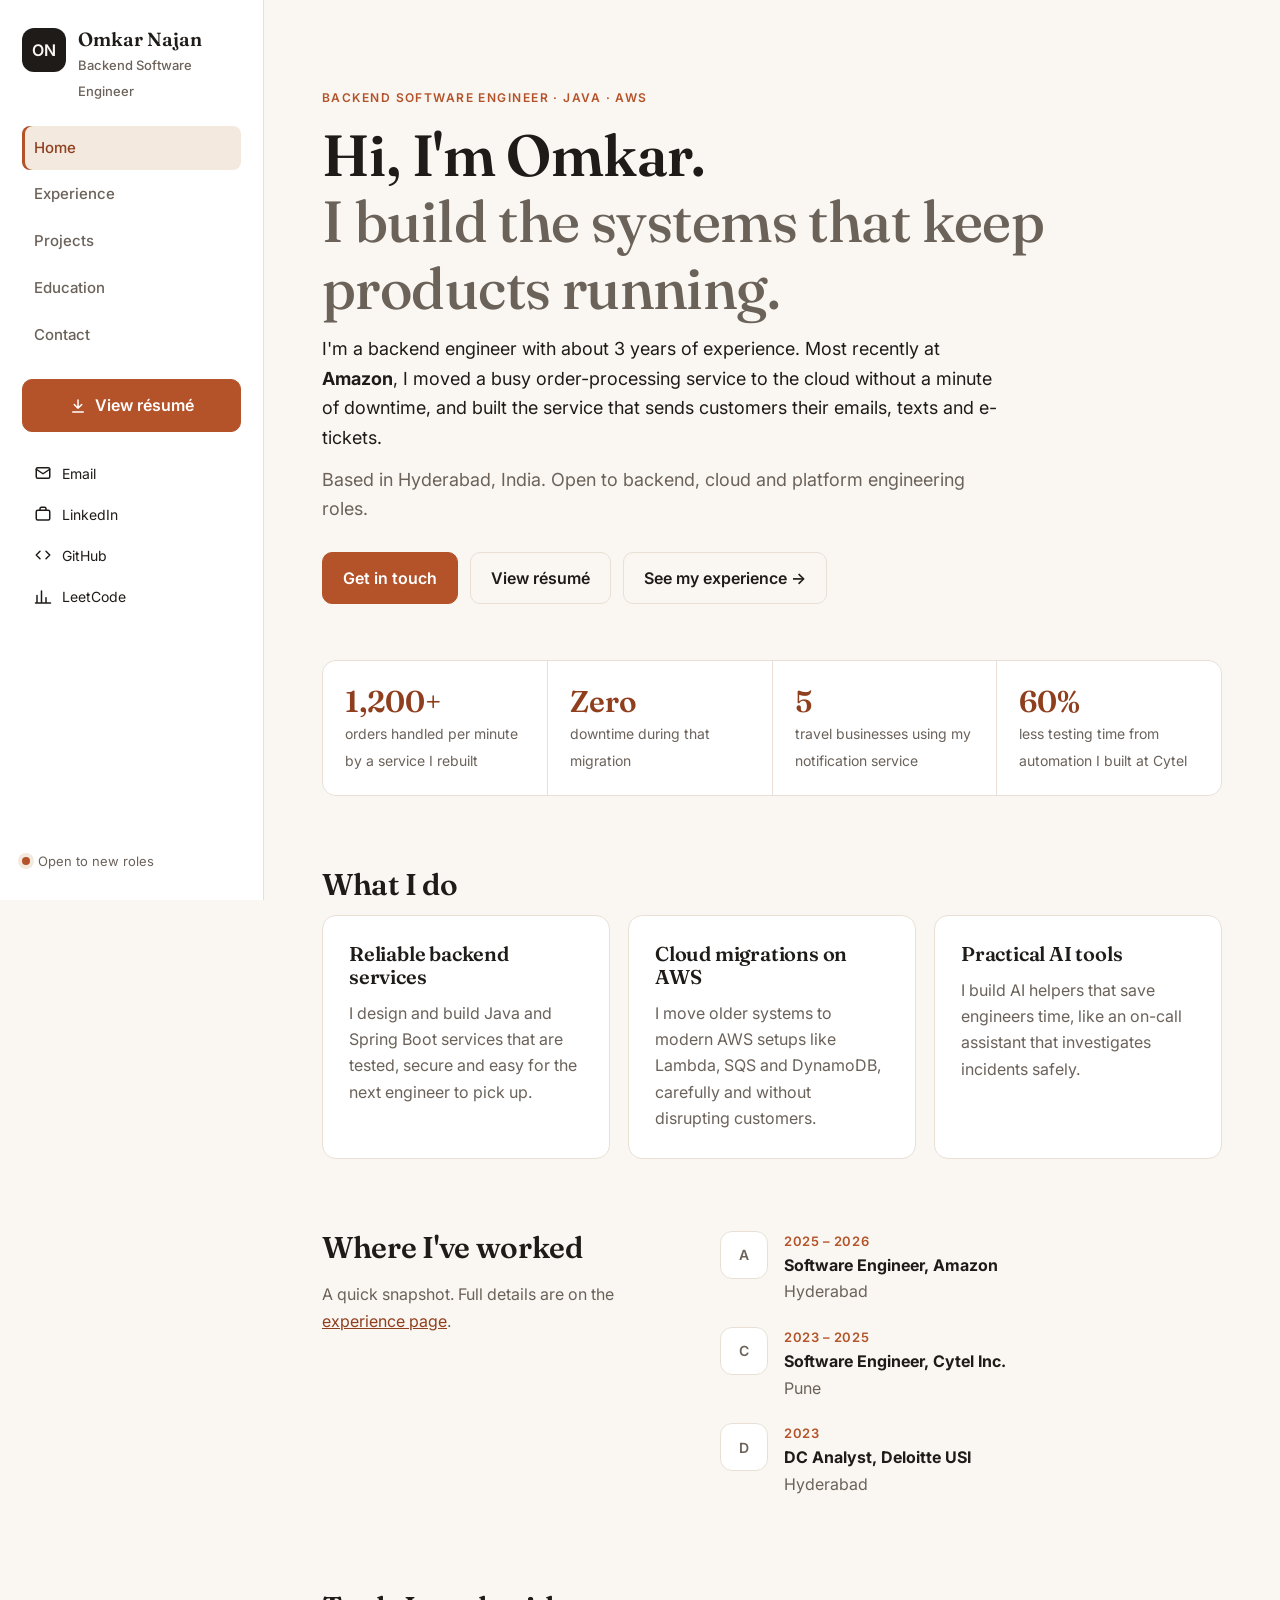
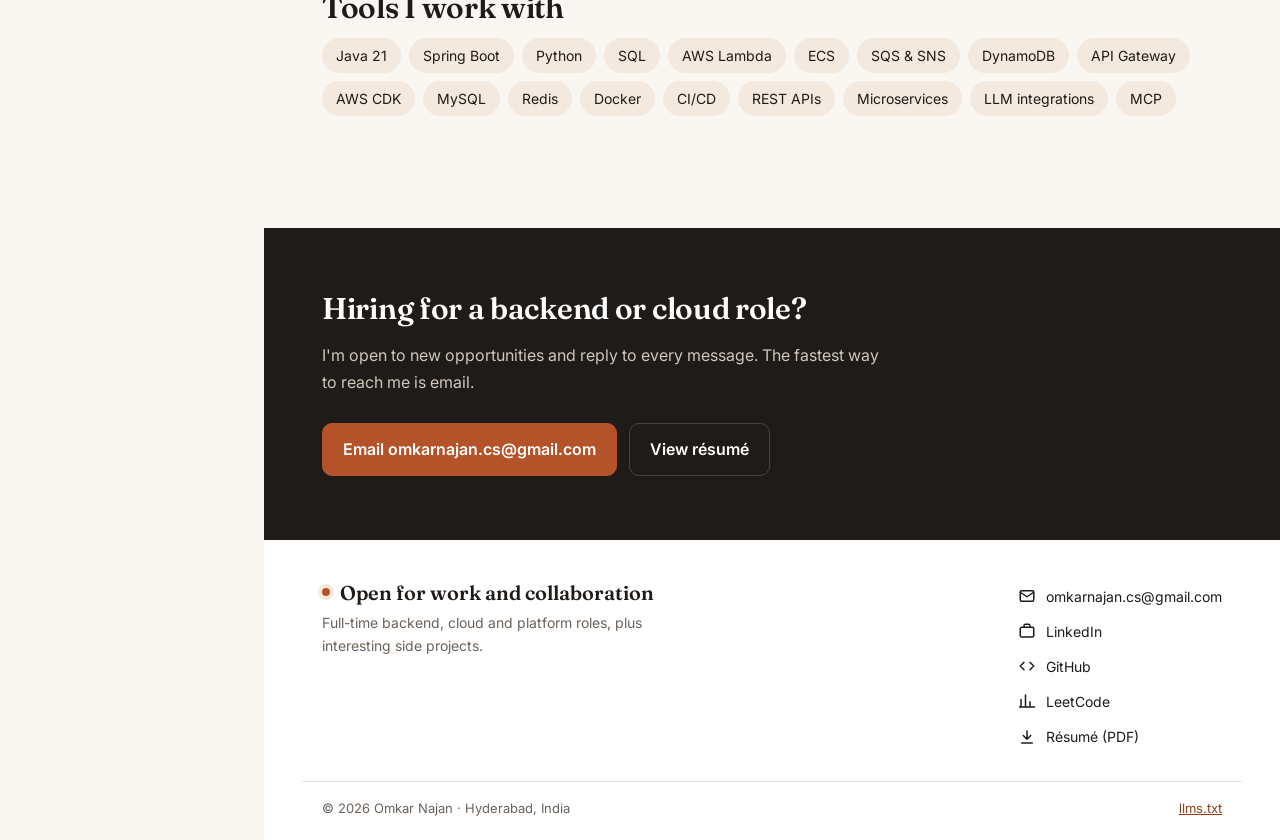
<file: index.html>
<!doctype html>
<html lang="en">
<head>
<meta charset="utf-8">
<meta name="viewport" content="width=device-width, initial-scale=1">
<title>Omkar Najan · Backend Software Engineer (Java, Spring Boot, AWS)</title>
<meta name="description" content="Omkar Najan is a backend software engineer in Hyderabad with ~3 years of experience building Java, Spring Boot and AWS services at Amazon and Cytel. Open to new roles.">
<meta name="author" content="Omkar Najan">
<link rel="canonical" href="https://omkarnajan.github.io/">
<meta property="og:type" content="profile">
<meta property="og:title" content="Omkar Najan · Backend Software Engineer (Java, Spring Boot, AWS)">
<meta property="og:description" content="Omkar Najan is a backend software engineer in Hyderabad with ~3 years of experience building Java, Spring Boot and AWS services at Amazon and Cytel. Open to new roles.">
<meta property="og:url" content="https://omkarnajan.github.io/">
<meta name="twitter:card" content="summary">
<meta name="robots" content="index, follow, max-snippet:-1">
<link rel="alternate" type="text/plain" href="/llms.txt" title="LLM-readable profile">
<link rel="icon" href="/favicon.svg" type="image/svg+xml">
<link rel="preconnect" href="https://fonts.googleapis.com"><link rel="preconnect" href="https://fonts.gstatic.com" crossorigin>
<link href="https://fonts.googleapis.com/css2?family=Fraunces:opsz,wght@9..144,500;9..144,600&family=Inter:wght@400;500;600&display=swap" rel="stylesheet">
<link rel="stylesheet" href="/style.css?v=4">
<script type="application/ld+json">{"@context": "https://schema.org", "@type": "Person", "name": "Omkar Najan", "url": "https://omkarnajan.github.io/", "email": "mailto:omkarnajan.cs@gmail.com", "jobTitle": "Backend Software Engineer", "description": "Backend software engineer (~3 years) building secure, reliable Java and Spring Boot services on AWS. Formerly at Amazon and Cytel.", "address": {"@type": "PostalAddress", "addressLocality": "Hyderabad", "addressCountry": "IN"}, "alumniOf": {"@type": "CollegeOrUniversity", "name": "MIT World Peace University"}, "knowsAbout": ["Java", "Spring Boot", "AWS Lambda", "AWS", "Microservices", "Event-driven architecture", "DynamoDB", "SQS", "SNS", "System design", "CI/CD", "AI agents", "LLM integrations"], "sameAs": ["https://www.linkedin.com/in/Omkar-Najan", "https://github.com/omkarnajan", "https://leetcode.com/u/COderOmi/"]}</script>
</head>
<body>
<a class="skip" href="#main">Skip to content</a>
<div class="mbar"><a class="brand" href="/"><span class="mono">ON</span> Omkar Najan</a><button class="menu" aria-label="Open menu" aria-expanded="false" aria-controls="side">Menu</button></div>
<aside class="side" id="side">
 <a class="brand big" href="/"><span class="mono">ON</span><span><b>Omkar Najan</b><small>Backend Software Engineer</small></span></a>
 <nav class="vnav" aria-label="Main"><a href="index.html" aria-current="page">Home</a><a href="experience.html">Experience</a><a href="projects.html">Projects</a><a href="education.html">Education</a><a href="contact.html">Contact</a></nav>
 <a class="btn full" href="/Omkar_Najan_Resume.pdf" target="_blank" rel="noopener"><svg viewBox="0 0 24 24" aria-hidden="true"><path d="M12 4v11M7 10l5 5 5-5M5 20h14"/></svg>View résumé</a>
 <ul class="links">
  <li><a href="mailto:omkarnajan.cs@gmail.com"><svg viewBox="0 0 24 24" aria-hidden="true"><rect x="3" y="5" width="18" height="14" rx="2"/><path d="M3 7l9 6 9-6"/></svg>Email</a></li>
  <li><a href="https://www.linkedin.com/in/Omkar-Najan" target="_blank" rel="me noopener"><svg viewBox="0 0 24 24" aria-hidden="true"><rect x="3" y="7" width="18" height="13" rx="2"/><path d="M8 7V5a2 2 0 012-2h4a2 2 0 012 2v2"/></svg>LinkedIn</a></li>
  <li><a href="https://github.com/omkarnajan" target="_blank" rel="me noopener"><svg viewBox="0 0 24 24" aria-hidden="true"><path d="M8 7l-5 5 5 5M16 7l5 5-5 5"/></svg>GitHub</a></li>
  <li><a href="https://leetcode.com/u/COderOmi/" target="_blank" rel="me noopener"><svg viewBox="0 0 24 24" aria-hidden="true"><path d="M4 20V10M10 20V4M16 20v-7M22 20H2"/></svg>LeetCode</a></li>
 </ul>
 <p class="status"><span class="dot"></span>Open to new roles</p>
</aside>
<div class="content">
<main id="main">

<section class="hero wrap">
 <p class="eyebrow">Backend Software Engineer · Java · AWS</p>
 <h1>Hi, I'm Omkar.<br><span class="accent">I build the systems that keep products running.</span></h1>
 <p class="lead">I'm a backend engineer with about 3 years of experience. Most recently at <strong>Amazon</strong>, I moved a busy order-processing service to the cloud without a minute of downtime, and built the service that sends customers their emails, texts and e-tickets.</p>
 <p class="lead muted">Based in Hyderabad, India. Open to backend, cloud and platform engineering roles.</p>
 <div class="actions"><a class="btn" href="contact.html">Get in touch</a><a class="btn ghost" href="/Omkar_Najan_Resume.pdf" target="_blank" rel="noopener">View résumé</a><a class="btn ghost" href="experience.html">See my experience &rarr;</a></div>
</section>

<section class="wrap" aria-label="Highlights"><div class="stats">
 <div><b>1,200+</b><span>orders handled per minute by a service I rebuilt</span></div>
 <div><b>Zero</b><span>downtime during that migration</span></div>
 <div><b>5</b><span>travel businesses using my notification service</span></div>
 <div><b>60%</b><span>less testing time from automation I built at Cytel</span></div></div>
</section>

<section class="wrap block">
 <h2>What I do</h2>
 <div class="cards three">
  <article class="card"><h3>Reliable backend services</h3><p>I design and build Java and Spring Boot services that are tested, secure and easy for the next engineer to pick up.</p></article>
  <article class="card"><h3>Cloud migrations on AWS</h3><p>I move older systems to modern AWS setups like Lambda, SQS and DynamoDB, carefully and without disrupting customers.</p></article>
  <article class="card"><h3>Practical AI tools</h3><p>I build AI helpers that save engineers time, like an on-call assistant that investigates incidents safely.</p></article>
 </div>
</section>

<section class="wrap block split">
 <div>
  <h2>Where I've worked</h2>
  <p class="muted">A quick snapshot. Full details are on the <a href="experience.html">experience page</a>.</p>
 </div>
 <ol class="timeline logos">
  <li><span class="logo"><img src="https://www.google.com/s2/favicons?domain=amazon.com&amp;sz=128" alt="Amazon logo" width="44" height="44" loading="lazy" onload="if(this.naturalWidth<=16)this.remove()" onerror="this.remove()"><b>A</b></span><div><span class="when">2025 – 2026</span><strong>Software Engineer, Amazon</strong><span class="muted">Hyderabad</span></div></li>
  <li><span class="logo"><img src="https://www.google.com/s2/favicons?domain=cytel.com&amp;sz=128" alt="Cytel logo" width="44" height="44" loading="lazy" onload="if(this.naturalWidth<=16)this.remove()" onerror="this.remove()"><b>C</b></span><div><span class="when">2023 – 2025</span><strong>Software Engineer, Cytel Inc.</strong><span class="muted">Pune</span></div></li>
  <li><span class="logo"><img src="https://www.google.com/s2/favicons?domain=deloitte.com&amp;sz=128" alt="Deloitte logo" width="44" height="44" loading="lazy" onload="if(this.naturalWidth<=16)this.remove()" onerror="this.remove()"><b>D</b></span><div><span class="when">2023</span><strong>DC Analyst, Deloitte USI</strong><span class="muted">Hyderabad</span></div></li>
 </ol>
</section>

<section class="wrap block">
 <h2>Tools I work with</h2>
 <ul class="tags">
  <li>Java 21</li><li>Spring Boot</li><li>Python</li><li>SQL</li><li>AWS Lambda</li><li>ECS</li><li>SQS &amp; SNS</li><li>DynamoDB</li><li>API Gateway</li><li>AWS CDK</li><li>MySQL</li><li>Redis</li><li>Docker</li><li>CI/CD</li><li>REST APIs</li><li>Microservices</li><li>LLM integrations</li><li>MCP</li>
 </ul>
</section>

</main>
<section class="cta">
 <div class="wrap">
  <h2>Hiring for a backend or cloud role?</h2>
  <p>I'm open to new opportunities and reply to every message. The fastest way to reach me is email.</p>
  <div class="actions"><a class="btn" href="mailto:omkarnajan.cs@gmail.com?subject=Opportunity%20for%20Omkar">Email omkarnajan.cs@gmail.com</a><a class="btn ghost" href="/Omkar_Najan_Resume.pdf" target="_blank" rel="noopener">View résumé</a></div>
 </div>
</section>
<footer class="foot"><div class="wrap fgrid">
 <div><p class="ftitle"><span class="dot"></span>Open for work and collaboration</p><p class="muted">Full-time backend, cloud and platform roles, plus interesting side projects.</p></div>
 <ul class="flinks"><li><a href="mailto:omkarnajan.cs@gmail.com"><svg viewBox="0 0 24 24" aria-hidden="true"><rect x="3" y="5" width="18" height="14" rx="2"/><path d="M3 7l9 6 9-6"/></svg>omkarnajan.cs@gmail.com</a></li><li><a href="https://www.linkedin.com/in/Omkar-Najan" target="_blank" rel="me noopener"><svg viewBox="0 0 24 24" aria-hidden="true"><rect x="3" y="7" width="18" height="13" rx="2"/><path d="M8 7V5a2 2 0 012-2h4a2 2 0 012 2v2"/></svg>LinkedIn</a></li><li><a href="https://github.com/omkarnajan" target="_blank" rel="me noopener"><svg viewBox="0 0 24 24" aria-hidden="true"><path d="M8 7l-5 5 5 5M16 7l5 5-5 5"/></svg>GitHub</a></li><li><a href="https://leetcode.com/u/COderOmi/" target="_blank" rel="me noopener"><svg viewBox="0 0 24 24" aria-hidden="true"><path d="M4 20V10M10 20V4M16 20v-7M22 20H2"/></svg>LeetCode</a></li><li><a href="/Omkar_Najan_Resume.pdf" target="_blank" rel="noopener"><svg viewBox="0 0 24 24" aria-hidden="true"><path d="M12 4v11M7 10l5 5 5-5M5 20h14"/></svg>Résumé (PDF)</a></li></ul>
</div><div class="wrap fbase"><span>&copy; 2026 Omkar Najan · Hyderabad, India</span><a href="/llms.txt">llms.txt</a></div></footer>
</div>
<script>document.querySelector('.menu').addEventListener('click',function(){var o=document.body.classList.toggle('nav-open');this.setAttribute('aria-expanded',o);this.textContent=o?'Close':'Menu'});</script>
</body>
</html>
</file>
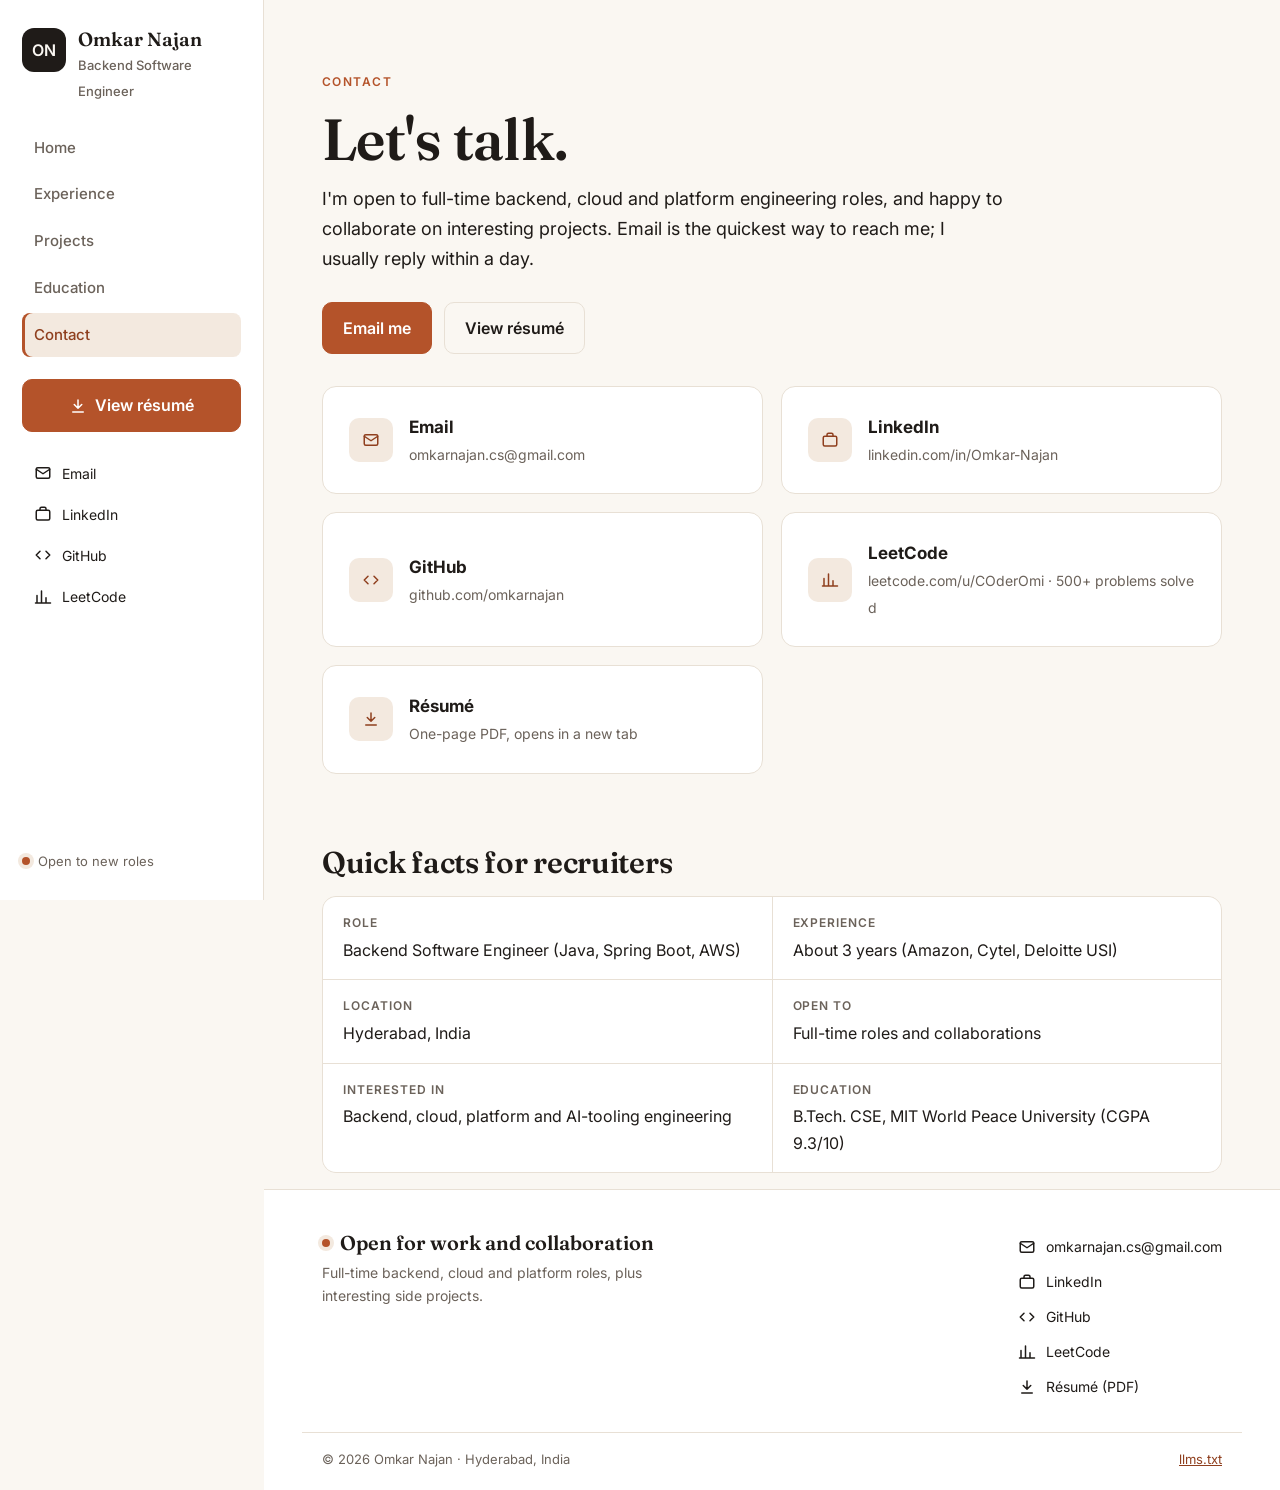
<file: contact.html>
<!doctype html>
<html lang="en">
<head>
<meta charset="utf-8">
<meta name="viewport" content="width=device-width, initial-scale=1">
<title>Contact · Omkar Najan</title>
<meta name="description" content="Contact Omkar Najan, backend software engineer in Hyderabad: email omkarnajan.cs@gmail.com, LinkedIn, GitHub and one-page résumé. Open for work and collaboration.">
<meta name="author" content="Omkar Najan">
<link rel="canonical" href="https://omkarnajan.github.io/contact.html">
<meta property="og:type" content="profile">
<meta property="og:title" content="Contact · Omkar Najan">
<meta property="og:description" content="Contact Omkar Najan, backend software engineer in Hyderabad: email omkarnajan.cs@gmail.com, LinkedIn, GitHub and one-page résumé. Open for work and collaboration.">
<meta property="og:url" content="https://omkarnajan.github.io/contact.html">
<meta name="twitter:card" content="summary">
<meta name="robots" content="index, follow, max-snippet:-1">
<link rel="alternate" type="text/plain" href="/llms.txt" title="LLM-readable profile">
<link rel="icon" href="/favicon.svg" type="image/svg+xml">
<link rel="preconnect" href="https://fonts.googleapis.com"><link rel="preconnect" href="https://fonts.gstatic.com" crossorigin>
<link href="https://fonts.googleapis.com/css2?family=Fraunces:opsz,wght@9..144,500;9..144,600&family=Inter:wght@400;500;600&display=swap" rel="stylesheet">
<link rel="stylesheet" href="/style.css?v=4">
<script type="application/ld+json">{"@context": "https://schema.org", "@type": "Person", "name": "Omkar Najan", "url": "https://omkarnajan.github.io/", "email": "mailto:omkarnajan.cs@gmail.com", "jobTitle": "Backend Software Engineer", "description": "Backend software engineer (~3 years) building secure, reliable Java and Spring Boot services on AWS. Formerly at Amazon and Cytel.", "address": {"@type": "PostalAddress", "addressLocality": "Hyderabad", "addressCountry": "IN"}, "alumniOf": {"@type": "CollegeOrUniversity", "name": "MIT World Peace University"}, "knowsAbout": ["Java", "Spring Boot", "AWS Lambda", "AWS", "Microservices", "Event-driven architecture", "DynamoDB", "SQS", "SNS", "System design", "CI/CD", "AI agents", "LLM integrations"], "sameAs": ["https://www.linkedin.com/in/Omkar-Najan", "https://github.com/omkarnajan", "https://leetcode.com/u/COderOmi/"]}</script>
</head>
<body>
<a class="skip" href="#main">Skip to content</a>
<div class="mbar"><a class="brand" href="/"><span class="mono">ON</span> Omkar Najan</a><button class="menu" aria-label="Open menu" aria-expanded="false" aria-controls="side">Menu</button></div>
<aside class="side" id="side">
 <a class="brand big" href="/"><span class="mono">ON</span><span><b>Omkar Najan</b><small>Backend Software Engineer</small></span></a>
 <nav class="vnav" aria-label="Main"><a href="index.html">Home</a><a href="experience.html">Experience</a><a href="projects.html">Projects</a><a href="education.html">Education</a><a href="contact.html" aria-current="page">Contact</a></nav>
 <a class="btn full" href="/Omkar_Najan_Resume.pdf" target="_blank" rel="noopener"><svg viewBox="0 0 24 24" aria-hidden="true"><path d="M12 4v11M7 10l5 5 5-5M5 20h14"/></svg>View résumé</a>
 <ul class="links">
  <li><a href="mailto:omkarnajan.cs@gmail.com"><svg viewBox="0 0 24 24" aria-hidden="true"><rect x="3" y="5" width="18" height="14" rx="2"/><path d="M3 7l9 6 9-6"/></svg>Email</a></li>
  <li><a href="https://www.linkedin.com/in/Omkar-Najan" target="_blank" rel="me noopener"><svg viewBox="0 0 24 24" aria-hidden="true"><rect x="3" y="7" width="18" height="13" rx="2"/><path d="M8 7V5a2 2 0 012-2h4a2 2 0 012 2v2"/></svg>LinkedIn</a></li>
  <li><a href="https://github.com/omkarnajan" target="_blank" rel="me noopener"><svg viewBox="0 0 24 24" aria-hidden="true"><path d="M8 7l-5 5 5 5M16 7l5 5-5 5"/></svg>GitHub</a></li>
  <li><a href="https://leetcode.com/u/COderOmi/" target="_blank" rel="me noopener"><svg viewBox="0 0 24 24" aria-hidden="true"><path d="M4 20V10M10 20V4M16 20v-7M22 20H2"/></svg>LeetCode</a></li>
 </ul>
 <p class="status"><span class="dot"></span>Open to new roles</p>
</aside>
<div class="content">
<main id="main">

<section class="hero wrap slim">
 <p class="eyebrow">Contact</p>
 <h1>Let's talk.</h1>
 <p class="lead">I'm open to full-time backend, cloud and platform engineering roles, and happy to collaborate on interesting projects. Email is the quickest way to reach me; I usually reply within a day.</p>
 <div class="actions"><a class="btn" href="mailto:omkarnajan.cs@gmail.com?subject=Opportunity%20for%20Omkar">Email me</a><a class="btn ghost" href="/Omkar_Najan_Resume.pdf" target="_blank" rel="noopener">View résumé</a></div>
</section>
<section class="wrap cards two">
 <a class="card clink" href="mailto:omkarnajan.cs@gmail.com"><span class="ic"><svg viewBox="0 0 24 24" aria-hidden="true"><rect x="3" y="5" width="18" height="14" rx="2"/><path d="M3 7l9 6 9-6"/></svg></span><span><b>Email</b><span class="muted">omkarnajan.cs@gmail.com</span></span></a>
 <a class="card clink" href="https://www.linkedin.com/in/Omkar-Najan" target="_blank" rel="me noopener"><span class="ic"><svg viewBox="0 0 24 24" aria-hidden="true"><rect x="3" y="7" width="18" height="13" rx="2"/><path d="M8 7V5a2 2 0 012-2h4a2 2 0 012 2v2"/></svg></span><span><b>LinkedIn</b><span class="muted">linkedin.com/in/Omkar-Najan</span></span></a>
 <a class="card clink" href="https://github.com/omkarnajan" target="_blank" rel="me noopener"><span class="ic"><svg viewBox="0 0 24 24" aria-hidden="true"><path d="M8 7l-5 5 5 5M16 7l5 5-5 5"/></svg></span><span><b>GitHub</b><span class="muted">github.com/omkarnajan</span></span></a>
 <a class="card clink" href="https://leetcode.com/u/COderOmi/" target="_blank" rel="me noopener"><span class="ic"><svg viewBox="0 0 24 24" aria-hidden="true"><path d="M4 20V10M10 20V4M16 20v-7M22 20H2"/></svg></span><span><b>LeetCode</b><span class="muted">leetcode.com/u/COderOmi · 500+ problems solved</span></span></a>
 <a class="card clink" href="/Omkar_Najan_Resume.pdf" target="_blank" rel="noopener"><span class="ic"><svg viewBox="0 0 24 24" aria-hidden="true"><path d="M12 4v11M7 10l5 5 5-5M5 20h14"/></svg></span><span><b>Résumé</b><span class="muted">One-page PDF, opens in a new tab</span></span></a>
</section>
<section class="wrap block">
 <h2>Quick facts for recruiters</h2>
 <dl class="facts">
  <div><dt>Role</dt><dd>Backend Software Engineer (Java, Spring Boot, AWS)</dd></div>
  <div><dt>Experience</dt><dd>About 3 years (Amazon, Cytel, Deloitte USI)</dd></div>
  <div><dt>Location</dt><dd>Hyderabad, India</dd></div>
  <div><dt>Open to</dt><dd>Full-time roles and collaborations</dd></div>
  <div><dt>Interested in</dt><dd>Backend, cloud, platform and AI-tooling engineering</dd></div>
  <div><dt>Education</dt><dd>B.Tech. CSE, MIT World Peace University (CGPA 9.3/10)</dd></div>
 </dl>
</section>

</main>

<footer class="foot"><div class="wrap fgrid">
 <div><p class="ftitle"><span class="dot"></span>Open for work and collaboration</p><p class="muted">Full-time backend, cloud and platform roles, plus interesting side projects.</p></div>
 <ul class="flinks"><li><a href="mailto:omkarnajan.cs@gmail.com"><svg viewBox="0 0 24 24" aria-hidden="true"><rect x="3" y="5" width="18" height="14" rx="2"/><path d="M3 7l9 6 9-6"/></svg>omkarnajan.cs@gmail.com</a></li><li><a href="https://www.linkedin.com/in/Omkar-Najan" target="_blank" rel="me noopener"><svg viewBox="0 0 24 24" aria-hidden="true"><rect x="3" y="7" width="18" height="13" rx="2"/><path d="M8 7V5a2 2 0 012-2h4a2 2 0 012 2v2"/></svg>LinkedIn</a></li><li><a href="https://github.com/omkarnajan" target="_blank" rel="me noopener"><svg viewBox="0 0 24 24" aria-hidden="true"><path d="M8 7l-5 5 5 5M16 7l5 5-5 5"/></svg>GitHub</a></li><li><a href="https://leetcode.com/u/COderOmi/" target="_blank" rel="me noopener"><svg viewBox="0 0 24 24" aria-hidden="true"><path d="M4 20V10M10 20V4M16 20v-7M22 20H2"/></svg>LeetCode</a></li><li><a href="/Omkar_Najan_Resume.pdf" target="_blank" rel="noopener"><svg viewBox="0 0 24 24" aria-hidden="true"><path d="M12 4v11M7 10l5 5 5-5M5 20h14"/></svg>Résumé (PDF)</a></li></ul>
</div><div class="wrap fbase"><span>&copy; 2026 Omkar Najan · Hyderabad, India</span><a href="/llms.txt">llms.txt</a></div></footer>
</div>
<script>document.querySelector('.menu').addEventListener('click',function(){var o=document.body.classList.toggle('nav-open');this.setAttribute('aria-expanded',o);this.textContent=o?'Close':'Menu'});</script>
</body>
</html>
</file>
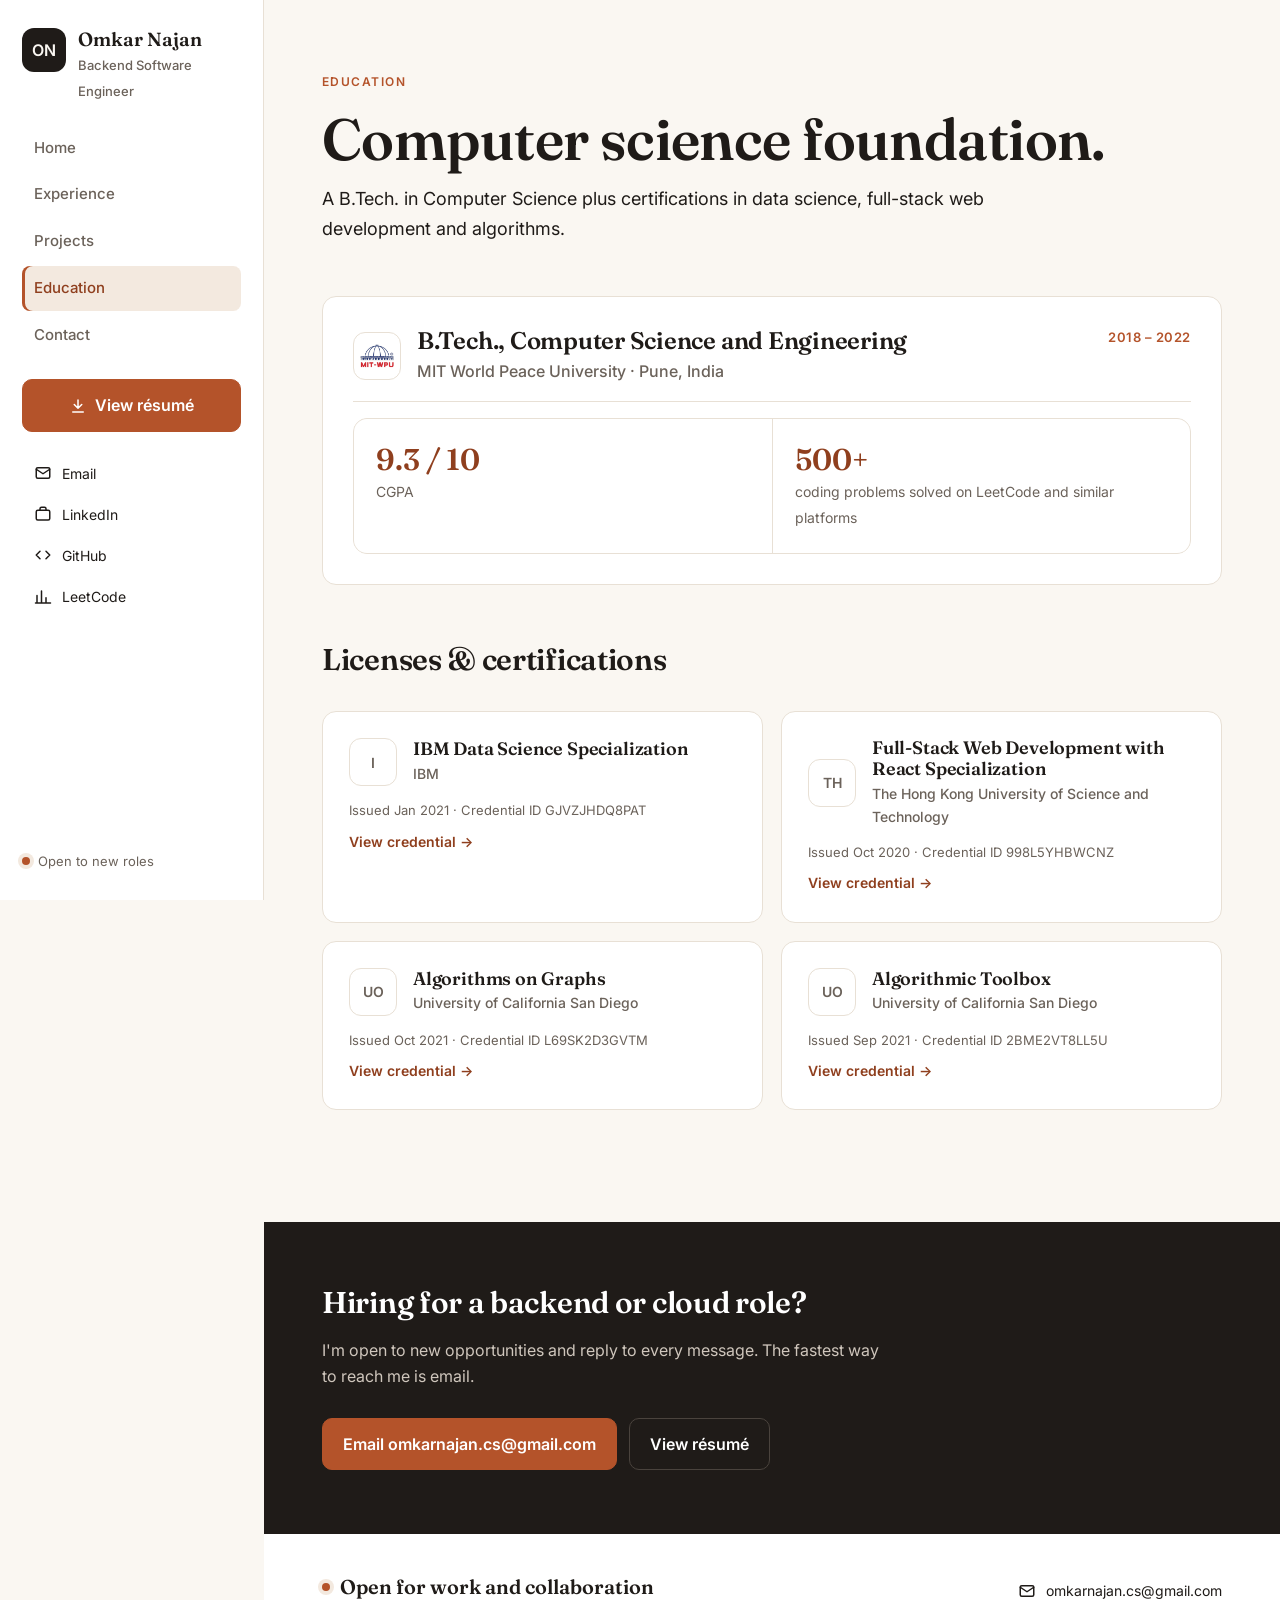
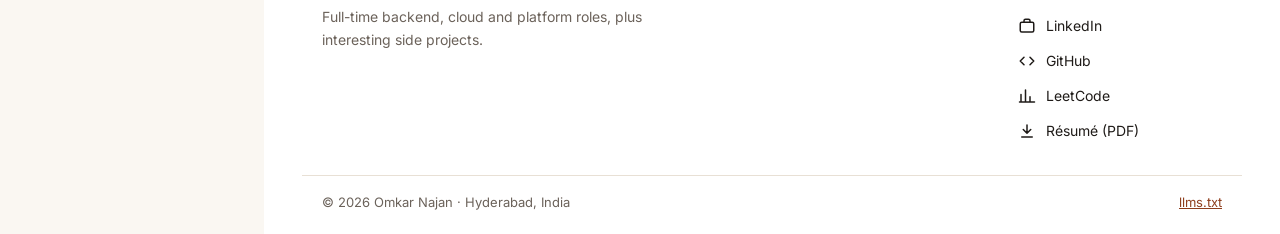
<file: education.html>
<!doctype html>
<html lang="en">
<head>
<meta charset="utf-8">
<meta name="viewport" content="width=device-width, initial-scale=1">
<title>Education · Omkar Najan</title>
<meta name="description" content="Omkar Najan holds a B.Tech. in Computer Science and Engineering from MIT World Peace University (CGPA 9.3/10).">
<meta name="author" content="Omkar Najan">
<link rel="canonical" href="https://omkarnajan.github.io/education.html">
<meta property="og:type" content="profile">
<meta property="og:title" content="Education · Omkar Najan">
<meta property="og:description" content="Omkar Najan holds a B.Tech. in Computer Science and Engineering from MIT World Peace University (CGPA 9.3/10).">
<meta property="og:url" content="https://omkarnajan.github.io/education.html">
<meta name="twitter:card" content="summary">
<meta name="robots" content="index, follow, max-snippet:-1">
<link rel="alternate" type="text/plain" href="/llms.txt" title="LLM-readable profile">
<link rel="icon" href="/favicon.svg" type="image/svg+xml">
<link rel="preconnect" href="https://fonts.googleapis.com"><link rel="preconnect" href="https://fonts.gstatic.com" crossorigin>
<link href="https://fonts.googleapis.com/css2?family=Fraunces:opsz,wght@9..144,500;9..144,600&family=Inter:wght@400;500;600&display=swap" rel="stylesheet">
<link rel="stylesheet" href="/style.css?v=4">
<script type="application/ld+json">{"@context": "https://schema.org", "@type": "Person", "name": "Omkar Najan", "url": "https://omkarnajan.github.io/", "email": "mailto:omkarnajan.cs@gmail.com", "jobTitle": "Backend Software Engineer", "description": "Backend software engineer (~3 years) building secure, reliable Java and Spring Boot services on AWS. Formerly at Amazon and Cytel.", "address": {"@type": "PostalAddress", "addressLocality": "Hyderabad", "addressCountry": "IN"}, "alumniOf": {"@type": "CollegeOrUniversity", "name": "MIT World Peace University"}, "knowsAbout": ["Java", "Spring Boot", "AWS Lambda", "AWS", "Microservices", "Event-driven architecture", "DynamoDB", "SQS", "SNS", "System design", "CI/CD", "AI agents", "LLM integrations"], "sameAs": ["https://www.linkedin.com/in/Omkar-Najan", "https://github.com/omkarnajan", "https://leetcode.com/u/COderOmi/"]}</script>
</head>
<body>
<a class="skip" href="#main">Skip to content</a>
<div class="mbar"><a class="brand" href="/"><span class="mono">ON</span> Omkar Najan</a><button class="menu" aria-label="Open menu" aria-expanded="false" aria-controls="side">Menu</button></div>
<aside class="side" id="side">
 <a class="brand big" href="/"><span class="mono">ON</span><span><b>Omkar Najan</b><small>Backend Software Engineer</small></span></a>
 <nav class="vnav" aria-label="Main"><a href="index.html">Home</a><a href="experience.html">Experience</a><a href="projects.html">Projects</a><a href="education.html" aria-current="page">Education</a><a href="contact.html">Contact</a></nav>
 <a class="btn full" href="/Omkar_Najan_Resume.pdf" target="_blank" rel="noopener"><svg viewBox="0 0 24 24" aria-hidden="true"><path d="M12 4v11M7 10l5 5 5-5M5 20h14"/></svg>View résumé</a>
 <ul class="links">
  <li><a href="mailto:omkarnajan.cs@gmail.com"><svg viewBox="0 0 24 24" aria-hidden="true"><rect x="3" y="5" width="18" height="14" rx="2"/><path d="M3 7l9 6 9-6"/></svg>Email</a></li>
  <li><a href="https://www.linkedin.com/in/Omkar-Najan" target="_blank" rel="me noopener"><svg viewBox="0 0 24 24" aria-hidden="true"><rect x="3" y="7" width="18" height="13" rx="2"/><path d="M8 7V5a2 2 0 012-2h4a2 2 0 012 2v2"/></svg>LinkedIn</a></li>
  <li><a href="https://github.com/omkarnajan" target="_blank" rel="me noopener"><svg viewBox="0 0 24 24" aria-hidden="true"><path d="M8 7l-5 5 5 5M16 7l5 5-5 5"/></svg>GitHub</a></li>
  <li><a href="https://leetcode.com/u/COderOmi/" target="_blank" rel="me noopener"><svg viewBox="0 0 24 24" aria-hidden="true"><path d="M4 20V10M10 20V4M16 20v-7M22 20H2"/></svg>LeetCode</a></li>
 </ul>
 <p class="status"><span class="dot"></span>Open to new roles</p>
</aside>
<div class="content">
<main id="main">

<section class="hero wrap slim">
 <p class="eyebrow">Education</p>
 <h1>Computer science foundation.</h1>
 <p class="lead">A B.Tech. in Computer Science plus certifications in data science, full-stack web development and algorithms.</p>
</section>
<section class="wrap roles">
 <article class="role">
  <header><div class="who"><span class="logo"><img src="/mitwpu.png" alt="MIT WPU logo" width="44" height="44" loading="lazy" onload="if(this.naturalWidth<=16)this.remove()" onerror="this.remove()"><b>MW</b></span><div><h2>B.Tech., Computer Science and Engineering</h2><p class="org">MIT World Peace University · Pune, India</p></div></div><p class="when">2018 – 2022</p></header>
  <div class="stats inline"><div><b>9.3 / 10</b><span>CGPA</span></div><div><b>500+</b><span>coding problems solved on LeetCode and similar platforms</span></div></div>
 </article>
 <h2 class="sec">Licenses &amp; certifications</h2>
 <div class="cards two">
  <article class="card cert"><div class="who"><span class="logo"><img src="https://www.google.com/s2/favicons?domain=ibm.com&amp;sz=128" alt="IBM logo" width="44" height="44" loading="lazy" onload="if(this.naturalWidth<=16)this.remove()" onerror="this.remove()"><b>I</b></span><div><h3>IBM Data Science Specialization</h3><p class="org">IBM</p></div></div>
   <p class="cmeta">Issued Jan 2021 · Credential ID GJVZJHDQ8PAT</p>
   <a class="clinkt" href="https://www.coursera.org/account/accomplishments/specialization/GJVZJHDQ8PAT" target="_blank" rel="noopener">View credential &rarr;</a></article>
  <article class="card cert"><div class="who"><span class="logo"><img src="https://www.google.com/s2/favicons?domain=hkust.edu.hk&amp;sz=128" alt="The Hong Kong University of Science and Technology logo" width="44" height="44" loading="lazy" onload="if(this.naturalWidth<=16)this.remove()" onerror="this.remove()"><b>TH</b></span><div><h3>Full-Stack Web Development with React Specialization</h3><p class="org">The Hong Kong University of Science and Technology</p></div></div>
   <p class="cmeta">Issued Oct 2020 · Credential ID 998L5YHBWCNZ</p>
   <a class="clinkt" href="https://www.coursera.org/account/accomplishments/specialization/998L5YHBWCNZ" target="_blank" rel="noopener">View credential &rarr;</a></article>
  <article class="card cert"><div class="who"><span class="logo"><img src="https://www.google.com/s2/favicons?domain=ucsd.edu&amp;sz=128" alt="University of California San Diego logo" width="44" height="44" loading="lazy" onload="if(this.naturalWidth<=16)this.remove()" onerror="this.remove()"><b>UO</b></span><div><h3>Algorithms on Graphs</h3><p class="org">University of California San Diego</p></div></div>
   <p class="cmeta">Issued Oct 2021 · Credential ID L69SK2D3GVTM</p>
   <a class="clinkt" href="https://www.coursera.org/account/accomplishments/verify/L69SK2D3GVTM" target="_blank" rel="noopener">View credential &rarr;</a></article>
  <article class="card cert"><div class="who"><span class="logo"><img src="https://www.google.com/s2/favicons?domain=ucsd.edu&amp;sz=128" alt="University of California San Diego logo" width="44" height="44" loading="lazy" onload="if(this.naturalWidth<=16)this.remove()" onerror="this.remove()"><b>UO</b></span><div><h3>Algorithmic Toolbox</h3><p class="org">University of California San Diego</p></div></div>
   <p class="cmeta">Issued Sep 2021 · Credential ID 2BME2VT8LL5U</p>
   <a class="clinkt" href="https://www.coursera.org/account/accomplishments/verify/2BME2VT8LL5U" target="_blank" rel="noopener">View credential &rarr;</a></article>
 </div>
</section>

</main>
<section class="cta">
 <div class="wrap">
  <h2>Hiring for a backend or cloud role?</h2>
  <p>I'm open to new opportunities and reply to every message. The fastest way to reach me is email.</p>
  <div class="actions"><a class="btn" href="mailto:omkarnajan.cs@gmail.com?subject=Opportunity%20for%20Omkar">Email omkarnajan.cs@gmail.com</a><a class="btn ghost" href="/Omkar_Najan_Resume.pdf" target="_blank" rel="noopener">View résumé</a></div>
 </div>
</section>
<footer class="foot"><div class="wrap fgrid">
 <div><p class="ftitle"><span class="dot"></span>Open for work and collaboration</p><p class="muted">Full-time backend, cloud and platform roles, plus interesting side projects.</p></div>
 <ul class="flinks"><li><a href="mailto:omkarnajan.cs@gmail.com"><svg viewBox="0 0 24 24" aria-hidden="true"><rect x="3" y="5" width="18" height="14" rx="2"/><path d="M3 7l9 6 9-6"/></svg>omkarnajan.cs@gmail.com</a></li><li><a href="https://www.linkedin.com/in/Omkar-Najan" target="_blank" rel="me noopener"><svg viewBox="0 0 24 24" aria-hidden="true"><rect x="3" y="7" width="18" height="13" rx="2"/><path d="M8 7V5a2 2 0 012-2h4a2 2 0 012 2v2"/></svg>LinkedIn</a></li><li><a href="https://github.com/omkarnajan" target="_blank" rel="me noopener"><svg viewBox="0 0 24 24" aria-hidden="true"><path d="M8 7l-5 5 5 5M16 7l5 5-5 5"/></svg>GitHub</a></li><li><a href="https://leetcode.com/u/COderOmi/" target="_blank" rel="me noopener"><svg viewBox="0 0 24 24" aria-hidden="true"><path d="M4 20V10M10 20V4M16 20v-7M22 20H2"/></svg>LeetCode</a></li><li><a href="/Omkar_Najan_Resume.pdf" target="_blank" rel="noopener"><svg viewBox="0 0 24 24" aria-hidden="true"><path d="M12 4v11M7 10l5 5 5-5M5 20h14"/></svg>Résumé (PDF)</a></li></ul>
</div><div class="wrap fbase"><span>&copy; 2026 Omkar Najan · Hyderabad, India</span><a href="/llms.txt">llms.txt</a></div></footer>
</div>
<script>document.querySelector('.menu').addEventListener('click',function(){var o=document.body.classList.toggle('nav-open');this.setAttribute('aria-expanded',o);this.textContent=o?'Close':'Menu'});</script>
</body>
</html>
</file>
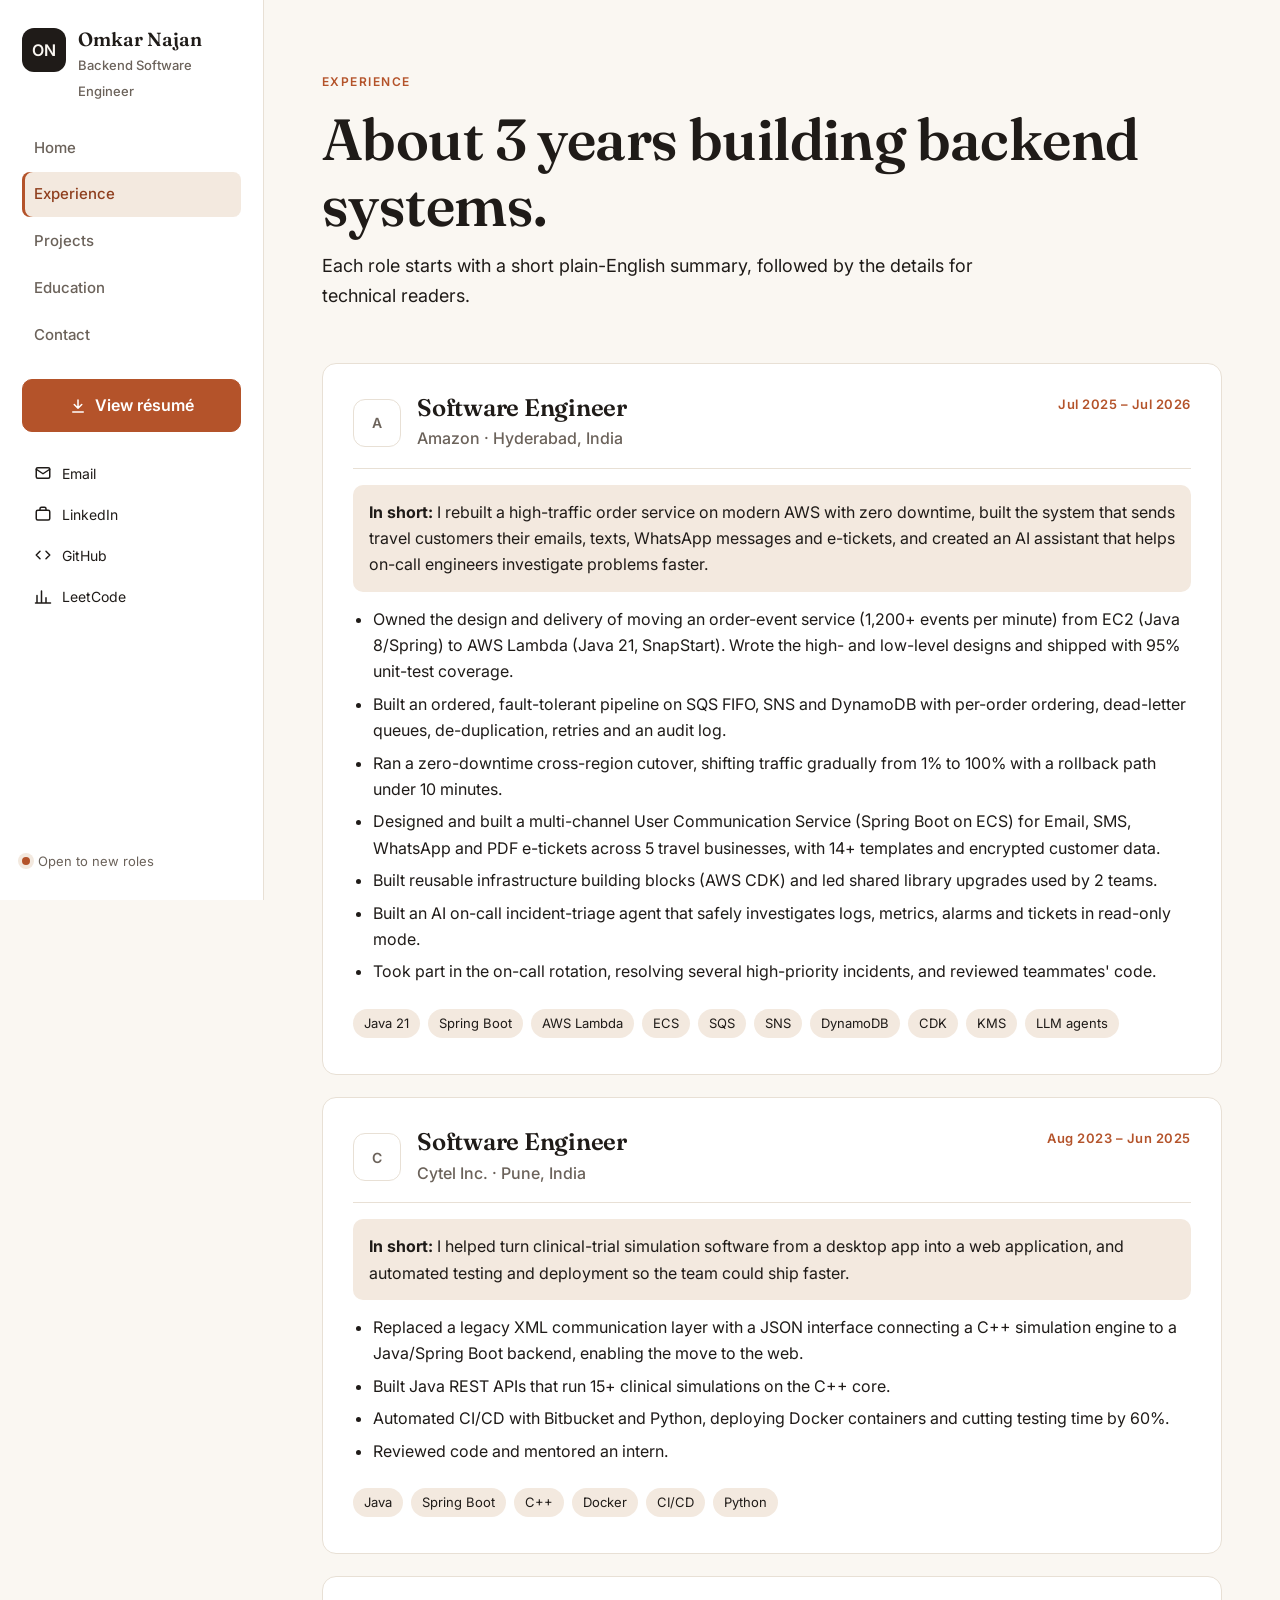
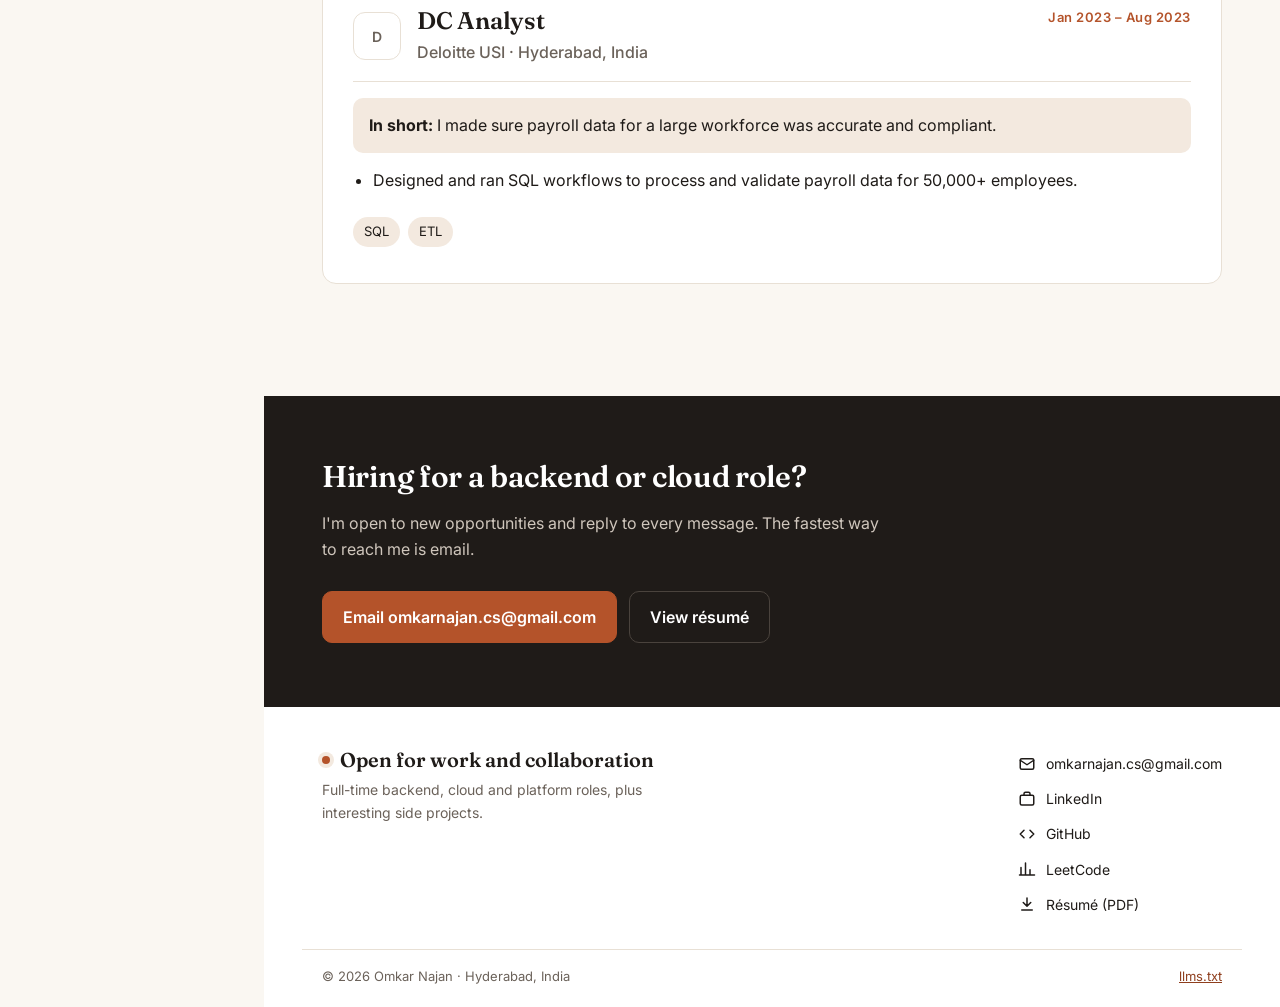
<file: experience.html>
<!doctype html>
<html lang="en">
<head>
<meta charset="utf-8">
<meta name="viewport" content="width=device-width, initial-scale=1">
<title>Experience · Omkar Najan</title>
<meta name="description" content="Work experience of Omkar Najan: Software Engineer at Amazon (AWS Lambda migration, notification service, AI on-call agent), Cytel and Deloitte.">
<meta name="author" content="Omkar Najan">
<link rel="canonical" href="https://omkarnajan.github.io/experience.html">
<meta property="og:type" content="profile">
<meta property="og:title" content="Experience · Omkar Najan">
<meta property="og:description" content="Work experience of Omkar Najan: Software Engineer at Amazon (AWS Lambda migration, notification service, AI on-call agent), Cytel and Deloitte.">
<meta property="og:url" content="https://omkarnajan.github.io/experience.html">
<meta name="twitter:card" content="summary">
<meta name="robots" content="index, follow, max-snippet:-1">
<link rel="alternate" type="text/plain" href="/llms.txt" title="LLM-readable profile">
<link rel="icon" href="/favicon.svg" type="image/svg+xml">
<link rel="preconnect" href="https://fonts.googleapis.com"><link rel="preconnect" href="https://fonts.gstatic.com" crossorigin>
<link href="https://fonts.googleapis.com/css2?family=Fraunces:opsz,wght@9..144,500;9..144,600&family=Inter:wght@400;500;600&display=swap" rel="stylesheet">
<link rel="stylesheet" href="/style.css?v=4">
<script type="application/ld+json">{"@context": "https://schema.org", "@type": "Person", "name": "Omkar Najan", "url": "https://omkarnajan.github.io/", "email": "mailto:omkarnajan.cs@gmail.com", "jobTitle": "Backend Software Engineer", "description": "Backend software engineer (~3 years) building secure, reliable Java and Spring Boot services on AWS. Formerly at Amazon and Cytel.", "address": {"@type": "PostalAddress", "addressLocality": "Hyderabad", "addressCountry": "IN"}, "alumniOf": {"@type": "CollegeOrUniversity", "name": "MIT World Peace University"}, "knowsAbout": ["Java", "Spring Boot", "AWS Lambda", "AWS", "Microservices", "Event-driven architecture", "DynamoDB", "SQS", "SNS", "System design", "CI/CD", "AI agents", "LLM integrations"], "sameAs": ["https://www.linkedin.com/in/Omkar-Najan", "https://github.com/omkarnajan", "https://leetcode.com/u/COderOmi/"]}</script>
</head>
<body>
<a class="skip" href="#main">Skip to content</a>
<div class="mbar"><a class="brand" href="/"><span class="mono">ON</span> Omkar Najan</a><button class="menu" aria-label="Open menu" aria-expanded="false" aria-controls="side">Menu</button></div>
<aside class="side" id="side">
 <a class="brand big" href="/"><span class="mono">ON</span><span><b>Omkar Najan</b><small>Backend Software Engineer</small></span></a>
 <nav class="vnav" aria-label="Main"><a href="index.html">Home</a><a href="experience.html" aria-current="page">Experience</a><a href="projects.html">Projects</a><a href="education.html">Education</a><a href="contact.html">Contact</a></nav>
 <a class="btn full" href="/Omkar_Najan_Resume.pdf" target="_blank" rel="noopener"><svg viewBox="0 0 24 24" aria-hidden="true"><path d="M12 4v11M7 10l5 5 5-5M5 20h14"/></svg>View résumé</a>
 <ul class="links">
  <li><a href="mailto:omkarnajan.cs@gmail.com"><svg viewBox="0 0 24 24" aria-hidden="true"><rect x="3" y="5" width="18" height="14" rx="2"/><path d="M3 7l9 6 9-6"/></svg>Email</a></li>
  <li><a href="https://www.linkedin.com/in/Omkar-Najan" target="_blank" rel="me noopener"><svg viewBox="0 0 24 24" aria-hidden="true"><rect x="3" y="7" width="18" height="13" rx="2"/><path d="M8 7V5a2 2 0 012-2h4a2 2 0 012 2v2"/></svg>LinkedIn</a></li>
  <li><a href="https://github.com/omkarnajan" target="_blank" rel="me noopener"><svg viewBox="0 0 24 24" aria-hidden="true"><path d="M8 7l-5 5 5 5M16 7l5 5-5 5"/></svg>GitHub</a></li>
  <li><a href="https://leetcode.com/u/COderOmi/" target="_blank" rel="me noopener"><svg viewBox="0 0 24 24" aria-hidden="true"><path d="M4 20V10M10 20V4M16 20v-7M22 20H2"/></svg>LeetCode</a></li>
 </ul>
 <p class="status"><span class="dot"></span>Open to new roles</p>
</aside>
<div class="content">
<main id="main">

<section class="hero wrap slim">
 <p class="eyebrow">Experience</p>
 <h1>About 3 years building backend systems.</h1>
 <p class="lead">Each role starts with a short plain-English summary, followed by the details for technical readers.</p>
</section>

<section class="wrap roles">
 <article class="role">
  <header><div class="who"><span class="logo"><img src="https://www.google.com/s2/favicons?domain=amazon.com&amp;sz=128" alt="Amazon logo" width="44" height="44" loading="lazy" onload="if(this.naturalWidth<=16)this.remove()" onerror="this.remove()"><b>A</b></span><div><h2>Software Engineer</h2><p class="org">Amazon · Hyderabad, India</p></div></div><p class="when">Jul 2025 – Jul 2026</p></header>
  <p class="plain"><b>In short:</b> I rebuilt a high-traffic order service on modern AWS with zero downtime, built the system that sends travel customers their emails, texts, WhatsApp messages and e-tickets, and created an AI assistant that helps on-call engineers investigate problems faster.</p>
  <ul>
   <li>Owned the design and delivery of moving an order-event service (1,200+ events per minute) from EC2 (Java 8/Spring) to AWS Lambda (Java 21, SnapStart). Wrote the high- and low-level designs and shipped with 95% unit-test coverage.</li>
   <li>Built an ordered, fault-tolerant pipeline on SQS FIFO, SNS and DynamoDB with per-order ordering, dead-letter queues, de-duplication, retries and an audit log.</li>
   <li>Ran a zero-downtime cross-region cutover, shifting traffic gradually from 1% to 100% with a rollback path under 10 minutes.</li>
   <li>Designed and built a multi-channel User Communication Service (Spring Boot on ECS) for Email, SMS, WhatsApp and PDF e-tickets across 5 travel businesses, with 14+ templates and encrypted customer data.</li>
   <li>Built reusable infrastructure building blocks (AWS CDK) and led shared library upgrades used by 2 teams.</li>
   <li>Built an AI on-call incident-triage agent that safely investigates logs, metrics, alarms and tickets in read-only mode.</li>
   <li>Took part in the on-call rotation, resolving several high-priority incidents, and reviewed teammates' code.</li>
  </ul>
  <ul class="tags sm"><li>Java 21</li><li>Spring Boot</li><li>AWS Lambda</li><li>ECS</li><li>SQS</li><li>SNS</li><li>DynamoDB</li><li>CDK</li><li>KMS</li><li>LLM agents</li></ul>
 </article>

 <article class="role">
  <header><div class="who"><span class="logo"><img src="https://www.google.com/s2/favicons?domain=cytel.com&amp;sz=128" alt="Cytel logo" width="44" height="44" loading="lazy" onload="if(this.naturalWidth<=16)this.remove()" onerror="this.remove()"><b>C</b></span><div><h2>Software Engineer</h2><p class="org">Cytel Inc. · Pune, India</p></div></div><p class="when">Aug 2023 – Jun 2025</p></header>
  <p class="plain"><b>In short:</b> I helped turn clinical-trial simulation software from a desktop app into a web application, and automated testing and deployment so the team could ship faster.</p>
  <ul>
   <li>Replaced a legacy XML communication layer with a JSON interface connecting a C++ simulation engine to a Java/Spring Boot backend, enabling the move to the web.</li>
   <li>Built Java REST APIs that run 15+ clinical simulations on the C++ core.</li>
   <li>Automated CI/CD with Bitbucket and Python, deploying Docker containers and cutting testing time by 60%.</li>
   <li>Reviewed code and mentored an intern.</li>
  </ul>
  <ul class="tags sm"><li>Java</li><li>Spring Boot</li><li>C++</li><li>Docker</li><li>CI/CD</li><li>Python</li></ul>
 </article>

 <article class="role">
  <header><div class="who"><span class="logo"><img src="https://www.google.com/s2/favicons?domain=deloitte.com&amp;sz=128" alt="Deloitte logo" width="44" height="44" loading="lazy" onload="if(this.naturalWidth<=16)this.remove()" onerror="this.remove()"><b>D</b></span><div><h2>DC Analyst</h2><p class="org">Deloitte USI · Hyderabad, India</p></div></div><p class="when">Jan 2023 – Aug 2023</p></header>
  <p class="plain"><b>In short:</b> I made sure payroll data for a large workforce was accurate and compliant.</p>
  <ul><li>Designed and ran SQL workflows to process and validate payroll data for 50,000+ employees.</li></ul>
  <ul class="tags sm"><li>SQL</li><li>ETL</li></ul>
 </article>
</section>

</main>
<section class="cta">
 <div class="wrap">
  <h2>Hiring for a backend or cloud role?</h2>
  <p>I'm open to new opportunities and reply to every message. The fastest way to reach me is email.</p>
  <div class="actions"><a class="btn" href="mailto:omkarnajan.cs@gmail.com?subject=Opportunity%20for%20Omkar">Email omkarnajan.cs@gmail.com</a><a class="btn ghost" href="/Omkar_Najan_Resume.pdf" target="_blank" rel="noopener">View résumé</a></div>
 </div>
</section>
<footer class="foot"><div class="wrap fgrid">
 <div><p class="ftitle"><span class="dot"></span>Open for work and collaboration</p><p class="muted">Full-time backend, cloud and platform roles, plus interesting side projects.</p></div>
 <ul class="flinks"><li><a href="mailto:omkarnajan.cs@gmail.com"><svg viewBox="0 0 24 24" aria-hidden="true"><rect x="3" y="5" width="18" height="14" rx="2"/><path d="M3 7l9 6 9-6"/></svg>omkarnajan.cs@gmail.com</a></li><li><a href="https://www.linkedin.com/in/Omkar-Najan" target="_blank" rel="me noopener"><svg viewBox="0 0 24 24" aria-hidden="true"><rect x="3" y="7" width="18" height="13" rx="2"/><path d="M8 7V5a2 2 0 012-2h4a2 2 0 012 2v2"/></svg>LinkedIn</a></li><li><a href="https://github.com/omkarnajan" target="_blank" rel="me noopener"><svg viewBox="0 0 24 24" aria-hidden="true"><path d="M8 7l-5 5 5 5M16 7l5 5-5 5"/></svg>GitHub</a></li><li><a href="https://leetcode.com/u/COderOmi/" target="_blank" rel="me noopener"><svg viewBox="0 0 24 24" aria-hidden="true"><path d="M4 20V10M10 20V4M16 20v-7M22 20H2"/></svg>LeetCode</a></li><li><a href="/Omkar_Najan_Resume.pdf" target="_blank" rel="noopener"><svg viewBox="0 0 24 24" aria-hidden="true"><path d="M12 4v11M7 10l5 5 5-5M5 20h14"/></svg>Résumé (PDF)</a></li></ul>
</div><div class="wrap fbase"><span>&copy; 2026 Omkar Najan · Hyderabad, India</span><a href="/llms.txt">llms.txt</a></div></footer>
</div>
<script>document.querySelector('.menu').addEventListener('click',function(){var o=document.body.classList.toggle('nav-open');this.setAttribute('aria-expanded',o);this.textContent=o?'Close':'Menu'});</script>
</body>
</html>
</file>
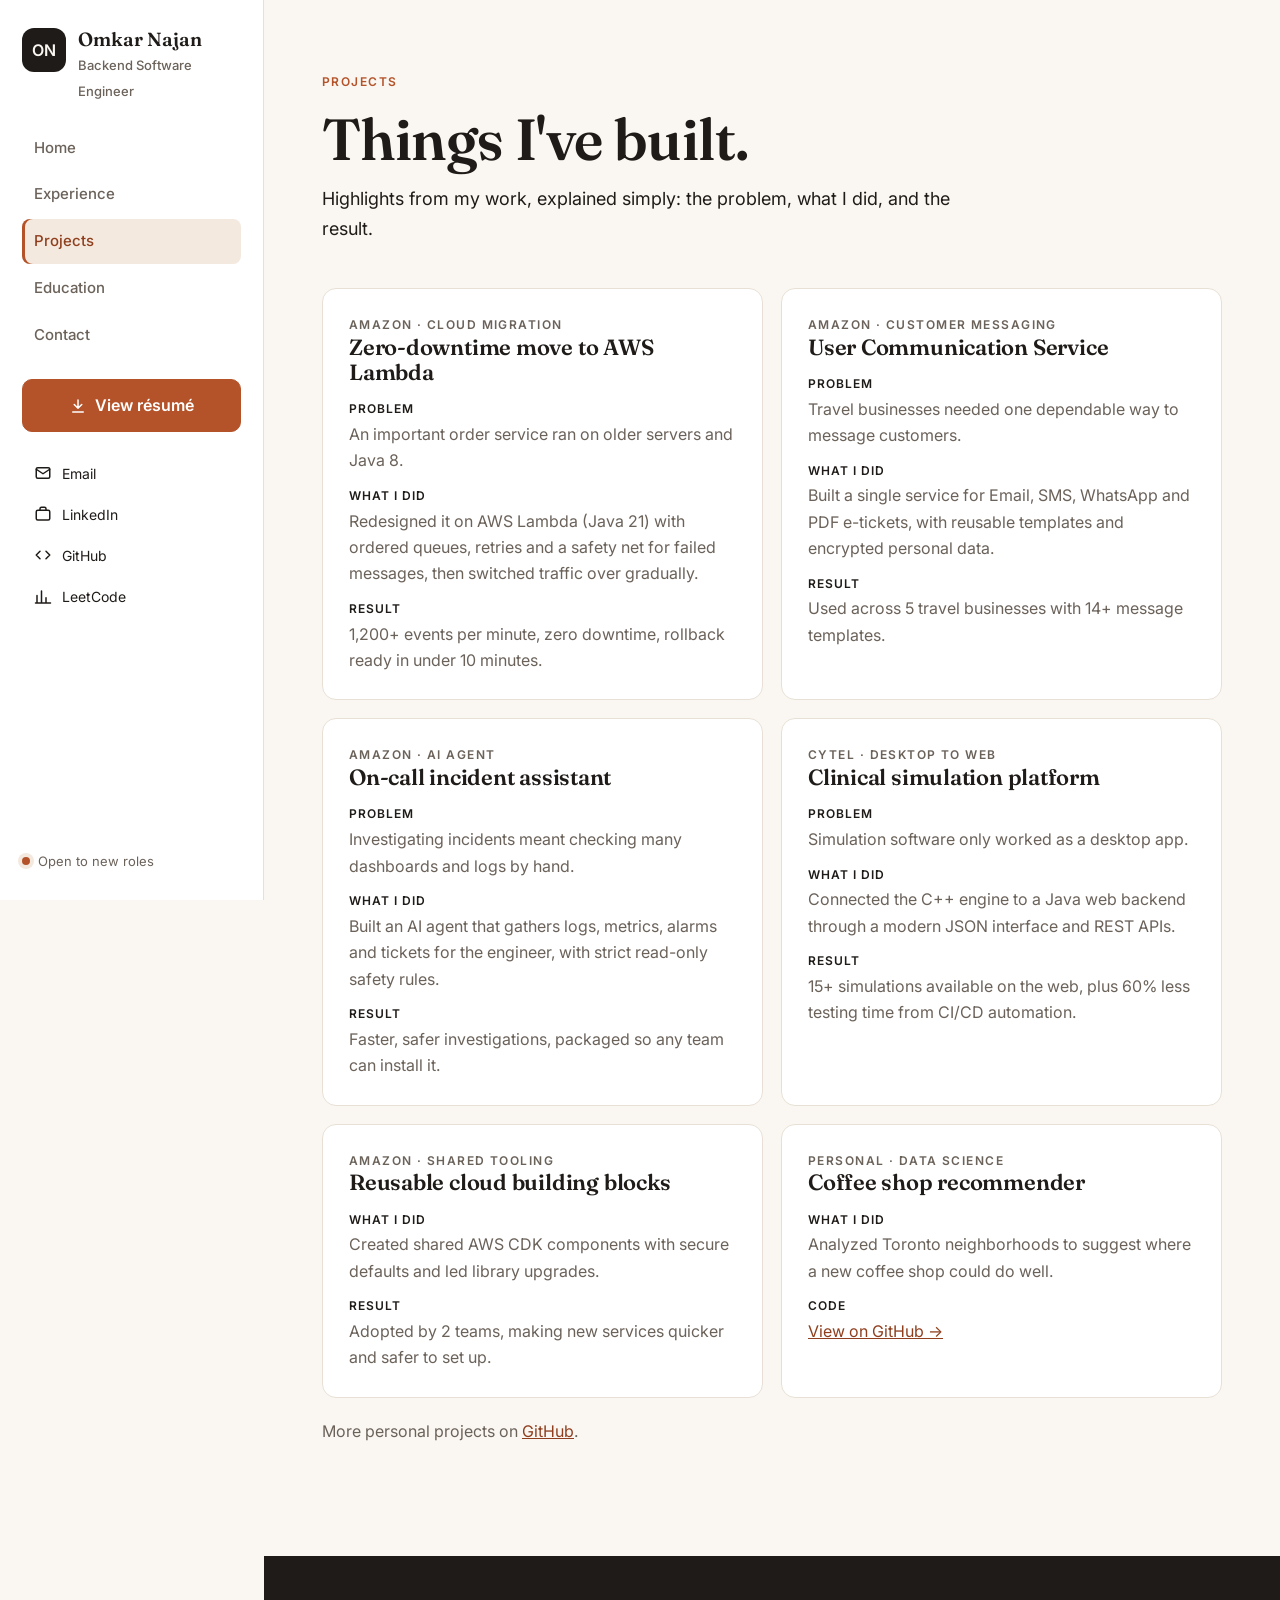
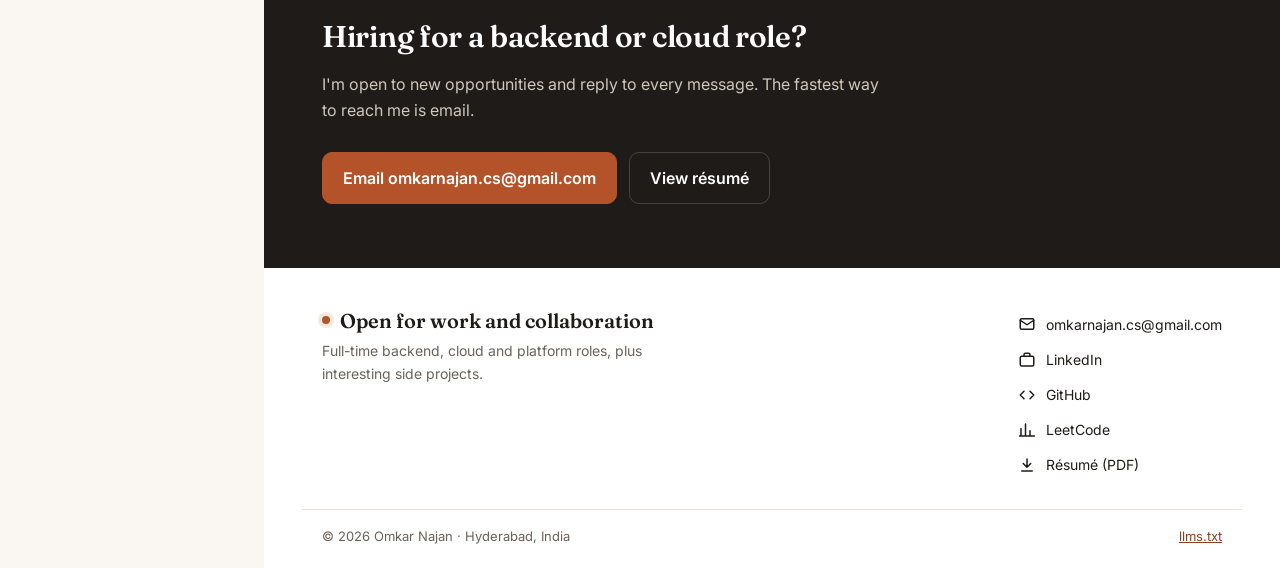
<file: projects.html>
<!doctype html>
<html lang="en">
<head>
<meta charset="utf-8">
<meta name="viewport" content="width=device-width, initial-scale=1">
<title>Projects · Omkar Najan</title>
<meta name="description" content="Projects by Omkar Najan: zero-downtime AWS Lambda migration, multi-channel notification service, AI incident-triage agent, clinical simulation web platform.">
<meta name="author" content="Omkar Najan">
<link rel="canonical" href="https://omkarnajan.github.io/projects.html">
<meta property="og:type" content="profile">
<meta property="og:title" content="Projects · Omkar Najan">
<meta property="og:description" content="Projects by Omkar Najan: zero-downtime AWS Lambda migration, multi-channel notification service, AI incident-triage agent, clinical simulation web platform.">
<meta property="og:url" content="https://omkarnajan.github.io/projects.html">
<meta name="twitter:card" content="summary">
<meta name="robots" content="index, follow, max-snippet:-1">
<link rel="alternate" type="text/plain" href="/llms.txt" title="LLM-readable profile">
<link rel="icon" href="/favicon.svg" type="image/svg+xml">
<link rel="preconnect" href="https://fonts.googleapis.com"><link rel="preconnect" href="https://fonts.gstatic.com" crossorigin>
<link href="https://fonts.googleapis.com/css2?family=Fraunces:opsz,wght@9..144,500;9..144,600&family=Inter:wght@400;500;600&display=swap" rel="stylesheet">
<link rel="stylesheet" href="/style.css?v=4">
<script type="application/ld+json">{"@context": "https://schema.org", "@type": "Person", "name": "Omkar Najan", "url": "https://omkarnajan.github.io/", "email": "mailto:omkarnajan.cs@gmail.com", "jobTitle": "Backend Software Engineer", "description": "Backend software engineer (~3 years) building secure, reliable Java and Spring Boot services on AWS. Formerly at Amazon and Cytel.", "address": {"@type": "PostalAddress", "addressLocality": "Hyderabad", "addressCountry": "IN"}, "alumniOf": {"@type": "CollegeOrUniversity", "name": "MIT World Peace University"}, "knowsAbout": ["Java", "Spring Boot", "AWS Lambda", "AWS", "Microservices", "Event-driven architecture", "DynamoDB", "SQS", "SNS", "System design", "CI/CD", "AI agents", "LLM integrations"], "sameAs": ["https://www.linkedin.com/in/Omkar-Najan", "https://github.com/omkarnajan", "https://leetcode.com/u/COderOmi/"]}</script>
</head>
<body>
<a class="skip" href="#main">Skip to content</a>
<div class="mbar"><a class="brand" href="/"><span class="mono">ON</span> Omkar Najan</a><button class="menu" aria-label="Open menu" aria-expanded="false" aria-controls="side">Menu</button></div>
<aside class="side" id="side">
 <a class="brand big" href="/"><span class="mono">ON</span><span><b>Omkar Najan</b><small>Backend Software Engineer</small></span></a>
 <nav class="vnav" aria-label="Main"><a href="index.html">Home</a><a href="experience.html">Experience</a><a href="projects.html" aria-current="page">Projects</a><a href="education.html">Education</a><a href="contact.html">Contact</a></nav>
 <a class="btn full" href="/Omkar_Najan_Resume.pdf" target="_blank" rel="noopener"><svg viewBox="0 0 24 24" aria-hidden="true"><path d="M12 4v11M7 10l5 5 5-5M5 20h14"/></svg>View résumé</a>
 <ul class="links">
  <li><a href="mailto:omkarnajan.cs@gmail.com"><svg viewBox="0 0 24 24" aria-hidden="true"><rect x="3" y="5" width="18" height="14" rx="2"/><path d="M3 7l9 6 9-6"/></svg>Email</a></li>
  <li><a href="https://www.linkedin.com/in/Omkar-Najan" target="_blank" rel="me noopener"><svg viewBox="0 0 24 24" aria-hidden="true"><rect x="3" y="7" width="18" height="13" rx="2"/><path d="M8 7V5a2 2 0 012-2h4a2 2 0 012 2v2"/></svg>LinkedIn</a></li>
  <li><a href="https://github.com/omkarnajan" target="_blank" rel="me noopener"><svg viewBox="0 0 24 24" aria-hidden="true"><path d="M8 7l-5 5 5 5M16 7l5 5-5 5"/></svg>GitHub</a></li>
  <li><a href="https://leetcode.com/u/COderOmi/" target="_blank" rel="me noopener"><svg viewBox="0 0 24 24" aria-hidden="true"><path d="M4 20V10M10 20V4M16 20v-7M22 20H2"/></svg>LeetCode</a></li>
 </ul>
 <p class="status"><span class="dot"></span>Open to new roles</p>
</aside>
<div class="content">
<main id="main">

<section class="hero wrap slim">
 <p class="eyebrow">Projects</p>
 <h1>Things I've built.</h1>
 <p class="lead">Highlights from my work, explained simply: the problem, what I did, and the result.</p>
</section>

<section class="wrap cards two">
 <article class="card proj"><p class="eyebrow">Amazon · Cloud migration</p><h2>Zero-downtime move to AWS Lambda</h2>
  <dl><dt>Problem</dt><dd>An important order service ran on older servers and Java 8.</dd><dt>What I did</dt><dd>Redesigned it on AWS Lambda (Java 21) with ordered queues, retries and a safety net for failed messages, then switched traffic over gradually.</dd><dt>Result</dt><dd>1,200+ events per minute, zero downtime, rollback ready in under 10 minutes.</dd></dl></article>
 <article class="card proj"><p class="eyebrow">Amazon · Customer messaging</p><h2>User Communication Service</h2>
  <dl><dt>Problem</dt><dd>Travel businesses needed one dependable way to message customers.</dd><dt>What I did</dt><dd>Built a single service for Email, SMS, WhatsApp and PDF e-tickets, with reusable templates and encrypted personal data.</dd><dt>Result</dt><dd>Used across 5 travel businesses with 14+ message templates.</dd></dl></article>
 <article class="card proj"><p class="eyebrow">Amazon · AI agent</p><h2>On-call incident assistant</h2>
  <dl><dt>Problem</dt><dd>Investigating incidents meant checking many dashboards and logs by hand.</dd><dt>What I did</dt><dd>Built an AI agent that gathers logs, metrics, alarms and tickets for the engineer, with strict read-only safety rules.</dd><dt>Result</dt><dd>Faster, safer investigations, packaged so any team can install it.</dd></dl></article>
 <article class="card proj"><p class="eyebrow">Cytel · Desktop to web</p><h2>Clinical simulation platform</h2>
  <dl><dt>Problem</dt><dd>Simulation software only worked as a desktop app.</dd><dt>What I did</dt><dd>Connected the C++ engine to a Java web backend through a modern JSON interface and REST APIs.</dd><dt>Result</dt><dd>15+ simulations available on the web, plus 60% less testing time from CI/CD automation.</dd></dl></article>
 <article class="card proj"><p class="eyebrow">Amazon · Shared tooling</p><h2>Reusable cloud building blocks</h2>
  <dl><dt>What I did</dt><dd>Created shared AWS CDK components with secure defaults and led library upgrades.</dd><dt>Result</dt><dd>Adopted by 2 teams, making new services quicker and safer to set up.</dd></dl></article>
 <article class="card proj"><p class="eyebrow">Personal · Data science</p><h2>Coffee shop recommender</h2>
  <dl><dt>What I did</dt><dd>Analyzed Toronto neighborhoods to suggest where a new coffee shop could do well.</dd><dt>Code</dt><dd><a href="https://github.com/omkarnajan/Coffee-Shop-Recommendation-System" target="_blank" rel="noopener">View on GitHub &rarr;</a></dd></dl></article>
</section>
<p class="wrap more">More personal projects on <a href="https://github.com/omkarnajan" target="_blank" rel="noopener">GitHub</a>.</p>

</main>
<section class="cta">
 <div class="wrap">
  <h2>Hiring for a backend or cloud role?</h2>
  <p>I'm open to new opportunities and reply to every message. The fastest way to reach me is email.</p>
  <div class="actions"><a class="btn" href="mailto:omkarnajan.cs@gmail.com?subject=Opportunity%20for%20Omkar">Email omkarnajan.cs@gmail.com</a><a class="btn ghost" href="/Omkar_Najan_Resume.pdf" target="_blank" rel="noopener">View résumé</a></div>
 </div>
</section>
<footer class="foot"><div class="wrap fgrid">
 <div><p class="ftitle"><span class="dot"></span>Open for work and collaboration</p><p class="muted">Full-time backend, cloud and platform roles, plus interesting side projects.</p></div>
 <ul class="flinks"><li><a href="mailto:omkarnajan.cs@gmail.com"><svg viewBox="0 0 24 24" aria-hidden="true"><rect x="3" y="5" width="18" height="14" rx="2"/><path d="M3 7l9 6 9-6"/></svg>omkarnajan.cs@gmail.com</a></li><li><a href="https://www.linkedin.com/in/Omkar-Najan" target="_blank" rel="me noopener"><svg viewBox="0 0 24 24" aria-hidden="true"><rect x="3" y="7" width="18" height="13" rx="2"/><path d="M8 7V5a2 2 0 012-2h4a2 2 0 012 2v2"/></svg>LinkedIn</a></li><li><a href="https://github.com/omkarnajan" target="_blank" rel="me noopener"><svg viewBox="0 0 24 24" aria-hidden="true"><path d="M8 7l-5 5 5 5M16 7l5 5-5 5"/></svg>GitHub</a></li><li><a href="https://leetcode.com/u/COderOmi/" target="_blank" rel="me noopener"><svg viewBox="0 0 24 24" aria-hidden="true"><path d="M4 20V10M10 20V4M16 20v-7M22 20H2"/></svg>LeetCode</a></li><li><a href="/Omkar_Najan_Resume.pdf" target="_blank" rel="noopener"><svg viewBox="0 0 24 24" aria-hidden="true"><path d="M12 4v11M7 10l5 5 5-5M5 20h14"/></svg>Résumé (PDF)</a></li></ul>
</div><div class="wrap fbase"><span>&copy; 2026 Omkar Najan · Hyderabad, India</span><a href="/llms.txt">llms.txt</a></div></footer>
</div>
<script>document.querySelector('.menu').addEventListener('click',function(){var o=document.body.classList.toggle('nav-open');this.setAttribute('aria-expanded',o);this.textContent=o?'Close':'Menu'});</script>
</body>
</html>
</file>
<file: style.css>
:root{--bg:#FAF7F2;--surface:#FFFFFF;--ink:#1F1B18;--muted:#6B625A;--line:#E8E0D5;--accent:#B4532A;--accent-ink:#8F3F1E;--soft:#F3E9DF;--serif:"Fraunces",Georgia,serif;--sans:"Inter",system-ui,-apple-system,"Segoe UI",sans-serif}
*{box-sizing:border-box}html{-webkit-text-size-adjust:100%}
body{margin:0;background:var(--bg);color:var(--ink);font:16px/1.65 var(--sans)}
a{color:var(--accent-ink)}a:hover{color:var(--accent)}
.wrap{max-width:1040px;margin:0 auto;padding:0 20px}
.skip{position:absolute;left:-999px}.skip:focus{left:12px;top:12px;background:#fff;padding:8px;z-index:9}
.top{position:sticky;top:0;z-index:5;background:rgba(250,247,242,.92);backdrop-filter:blur(8px);border-bottom:1px solid var(--line)}
.bar{display:flex;align-items:center;justify-content:space-between;height:64px}
.brand{display:flex;align-items:center;gap:10px;font-weight:600;color:var(--ink);text-decoration:none}
.mono{display:grid;place-items:center;width:32px;height:32px;border-radius:8px;background:var(--ink);color:var(--bg);font:600 13px var(--sans);letter-spacing:.5px}
nav{display:flex;align-items:center;gap:26px}
nav a{color:var(--muted);text-decoration:none;font-size:15px;font-weight:500}
nav a:hover,nav a[aria-current]{color:var(--ink)}nav a[aria-current]{box-shadow:inset 0 -2px var(--accent)}
.menu{display:none;background:none;border:1px solid var(--line);border-radius:8px;padding:6px 12px;font:500 14px var(--sans);color:var(--ink)}
.btn{display:inline-block;background:var(--accent);color:#fff!important;text-decoration:none;font-weight:600;padding:12px 20px;border-radius:10px;border:1px solid var(--accent);transition:background .15s}
.btn:hover{background:var(--accent-ink)}
.btn.ghost{background:transparent;color:var(--ink)!important;border-color:var(--line)}.btn.ghost:hover{border-color:var(--ink)}
.btn.small{padding:8px 14px;font-size:14px}nav .btn{color:#fff}
.hero{padding:88px 20px 48px}.hero.slim{padding:72px 20px 24px}
.eyebrow{text-transform:uppercase;letter-spacing:.12em;font-size:12px;font-weight:600;color:var(--accent);margin:0 0 14px}
h1,h2,h3{font-family:var(--serif);font-weight:600;line-height:1.15;margin:0 0 12px;letter-spacing:-.01em}
h1{font-size:clamp(36px,5.6vw,58px);max-width:22ch}h1 .accent{color:var(--muted);font-weight:500}
h2{font-size:clamp(24px,3vw,30px)}h3{font-size:20px}
.lead{font-size:18px;max-width:62ch;margin:0 0 12px}.muted{color:var(--muted)}
.actions{display:flex;flex-wrap:wrap;gap:12px;margin-top:28px}
.stats{display:grid;grid-template-columns:repeat(4,1fr);gap:1px;background:var(--line);border:1px solid var(--line);border-radius:14px;overflow:hidden;padding:0;margin-top:8px}
.stats>div{background:var(--surface);padding:22px}
.stats b{display:block;font:600 30px var(--serif);color:var(--accent-ink)}.stats span{font-size:14px;color:var(--muted)}
.stats.inline{grid-template-columns:repeat(2,1fr);margin-top:16px}
.block{padding-top:72px}
.cards{display:grid;gap:18px}.cards.three{grid-template-columns:repeat(3,1fr)}.cards.two{grid-template-columns:repeat(2,1fr);padding-top:8px}
.card{background:var(--surface);border:1px solid var(--line);border-radius:14px;padding:26px}
.card p{margin:0;color:var(--muted)}
.proj h2{font-size:22px}.proj dl{margin:14px 0 0}.proj dt{font-size:12px;text-transform:uppercase;letter-spacing:.08em;font-weight:600;color:var(--ink);margin-top:12px}.proj dd{margin:2px 0 0;color:var(--muted)}
.split{display:grid;grid-template-columns:1fr 1.4fr;gap:40px}
.timeline{list-style:none;margin:0;padding:0;border-left:2px solid var(--line)}
.timeline li{position:relative;padding:0 0 26px 24px;display:flex;flex-direction:column}
.timeline li:before{content:"";position:absolute;left:-7px;top:6px;width:12px;height:12px;border-radius:50%;background:var(--bg);border:2px solid var(--accent)}
.when{font-size:13px;font-weight:600;color:var(--accent);letter-spacing:.04em}
.tags{list-style:none;display:flex;flex-wrap:wrap;gap:8px;padding:0;margin:0}
.tags li{background:var(--soft);color:var(--ink);border-radius:999px;padding:6px 14px;font-size:14px}
.tags.sm{margin-top:18px}.tags.sm li{font-size:13px;padding:4px 11px}
.roles{display:grid;gap:22px;padding-top:16px}
.role{background:var(--surface);border:1px solid var(--line);border-radius:14px;padding:30px}
.role header{display:flex;justify-content:space-between;gap:16px;align-items:flex-start;border-bottom:1px solid var(--line);padding-bottom:16px;margin-bottom:16px}
.role h2{font-size:24px;margin-bottom:4px}.org{margin:0;color:var(--muted);font-weight:500}.role .when{text-align:right;margin:0}
.plain{background:var(--soft);border-radius:10px;padding:14px 16px;margin:0 0 14px}
.role ul:not(.tags){padding-left:20px;margin:0}.role li{margin:6px 0}
.more{padding-top:20px;color:var(--muted)}
.cta{margin-top:96px;background:var(--ink);color:var(--bg);padding:64px 0}
.cta h2{color:#fff}.cta p{color:#CFC6BC;max-width:56ch}
.cta .btn.ghost{color:#fff!important;border-color:#4A433D}.cta .btn.ghost:hover{border-color:#fff}
.foot{padding:24px 0;font-size:14px;color:var(--muted)}.foot .wrap{display:flex;justify-content:space-between;flex-wrap:wrap;gap:8px}
@media (max-width:820px){
 .menu{display:block}
 nav{display:none;position:absolute;top:64px;left:0;right:0;flex-direction:column;align-items:flex-start;gap:4px;background:var(--bg);border-bottom:1px solid var(--line);padding:12px 20px 20px}
 .nav-open nav{display:flex}nav a{padding:8px 0;font-size:16px}nav a[aria-current]{box-shadow:none;color:var(--accent-ink)}
 .stats{grid-template-columns:repeat(2,1fr)}.cards.three,.cards.two,.split{grid-template-columns:1fr}.split{gap:16px}
 .hero{padding:56px 20px 32px}.role{padding:22px}.role header{flex-direction:column}.role .when{text-align:left}
}
@media (max-width:420px){.stats,.stats.inline{grid-template-columns:1fr}}
/* ---- vertical sidebar layout ---- */
.top{display:none}
.side{position:fixed;inset:0 auto 0 0;width:264px;background:var(--surface);border-right:1px solid var(--line);padding:28px 22px;display:flex;flex-direction:column;gap:22px;overflow-y:auto;z-index:6}
.content{margin-left:264px;min-height:100vh;display:flex;flex-direction:column}.content main{flex:1;padding-bottom:16px}
.brand.big{align-items:flex-start;gap:12px}.brand.big .mono{width:44px;height:44px;font-size:16px;border-radius:12px;flex:none}
.brand.big b{display:block;font:600 19px/1.2 var(--serif)}.brand.big small{color:var(--muted);font-weight:500;font-size:13px}
.vnav{display:flex;flex-direction:column;align-items:stretch;gap:2px;position:static;padding:0;background:none;border:0}
.vnav a{display:block;padding:10px 12px;border-radius:8px;color:var(--muted);font-weight:500;font-size:15px;text-decoration:none}
.vnav a:hover{background:var(--soft);color:var(--ink)}
.vnav a[aria-current]{background:var(--soft);color:var(--accent-ink);box-shadow:inset 3px 0 var(--accent)}
.btn svg,.links svg,.flinks svg,.ic svg{width:18px;height:18px;fill:none;stroke:currentColor;stroke-width:2;stroke-linecap:round;stroke-linejoin:round;flex:none}
.btn{display:inline-flex;align-items:center;gap:8px;justify-content:center}.btn.full{width:100%}
.links,.flinks{list-style:none;margin:0;padding:0;display:flex;flex-direction:column;gap:2px}
.links a,.flinks a{display:flex;align-items:center;gap:10px;padding:8px 12px;border-radius:8px;color:var(--ink);text-decoration:none;font-size:14px}
.links a:hover{background:var(--soft)}
.status{margin:auto 0 0;font-size:13px;color:var(--muted);display:flex;align-items:center;gap:8px}
.dot{width:8px;height:8px;border-radius:50%;background:var(--accent);box-shadow:0 0 0 4px var(--soft);display:inline-block;flex:none}
.mbar{display:none}
.wrap{max-width:940px}
/* logos */
.logo{position:relative;width:48px;height:48px;border-radius:12px;border:1px solid var(--line);background:#fff;display:grid;place-items:center;flex:none;overflow:hidden}
.logo img{position:absolute;inset:6px;background:#fff;width:34px;height:34px;object-fit:contain}
.logo b{font:600 14px var(--sans);color:var(--muted)}
.who{display:flex;gap:16px;align-items:center}
.timeline.logos{border-left:0}.timeline.logos li{flex-direction:row;gap:16px;padding:0 0 22px 0}.timeline.logos li:before{display:none}
.timeline.logos li>div{display:flex;flex-direction:column}
/* contact */
.clink{display:flex;gap:16px;align-items:center;text-decoration:none;color:var(--ink);transition:border-color .15s}
.clink:hover{border-color:var(--accent)}.clink b{display:block;font-size:17px}.clink .muted{font-size:14px;word-break:break-all}
.ic{width:44px;height:44px;border-radius:10px;background:var(--soft);color:var(--accent-ink);display:grid;place-items:center;flex:none}
.facts{display:grid;grid-template-columns:repeat(2,1fr);gap:1px;background:var(--line);border:1px solid var(--line);border-radius:14px;overflow:hidden;margin:16px 0 0}
.facts>div{background:var(--surface);padding:16px 20px}.facts dt{font-size:12px;text-transform:uppercase;letter-spacing:.08em;color:var(--muted);font-weight:600}.facts dd{margin:4px 0 0}
/* footer */
.foot{margin-top:0;border-top:1px solid var(--line);background:var(--surface);padding:40px 0 20px}
.fgrid{display:flex;justify-content:space-between;gap:32px;flex-wrap:wrap}.fgrid .muted{margin:6px 0 0;font-size:14px;max-width:40ch}
.ftitle{margin:0;color:var(--ink);font:600 20px var(--serif);display:flex;align-items:center;gap:10px}
.flinks a{padding:5px 0}.flinks a:hover{color:var(--accent-ink)}
.fbase{display:flex;justify-content:space-between;margin-top:28px;padding-top:16px;border-top:1px solid var(--line);font-size:13px}
.cta{margin-top:96px}.cta+.foot{border-top:0}
@media (max-width:900px){
 .mbar{display:flex;position:sticky;top:0;z-index:7;align-items:center;justify-content:space-between;height:60px;padding:0 16px;background:rgba(250,247,242,.95);backdrop-filter:blur(8px);border-bottom:1px solid var(--line)}
 .mbar .menu{display:block}
 .side{top:60px;width:100%;max-width:320px;transform:translateX(-100%);transition:transform .2s;box-shadow:0 10px 30px rgba(0,0,0,.08)}
 .side .brand.big{display:none}.nav-open .side{transform:none}
 .content{margin-left:0}.facts{grid-template-columns:1fr}
}
@media (max-width:600px){.who{align-items:flex-start}.logo{width:40px;height:40px}.logo img{inset:5px;width:28px;height:28px}}
.sec{margin:36px 0 4px}.cert h3{font-size:18px;margin-bottom:2px}.cert .org{font-size:14px}
.cmeta{margin:14px 0 6px!important;font-size:13px}.clinkt{font-weight:600;font-size:14px;text-decoration:none}
</file>
